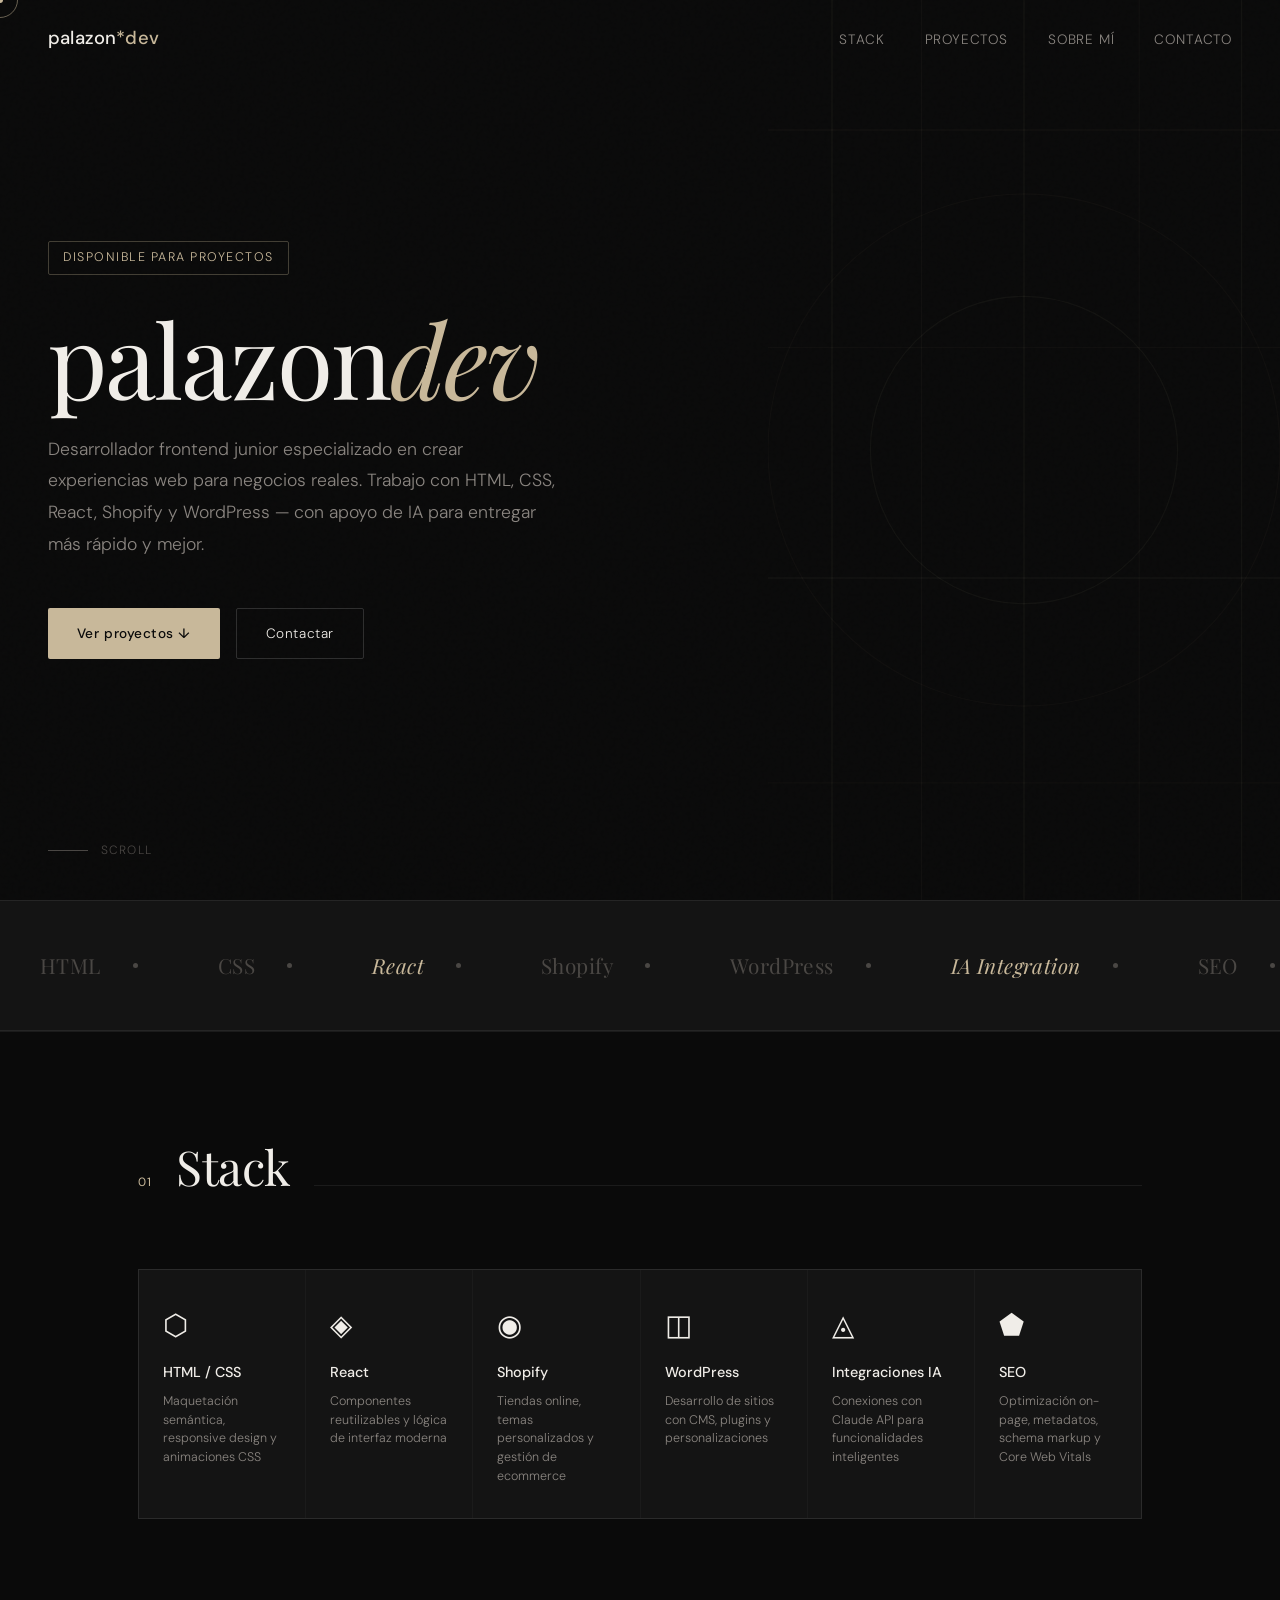
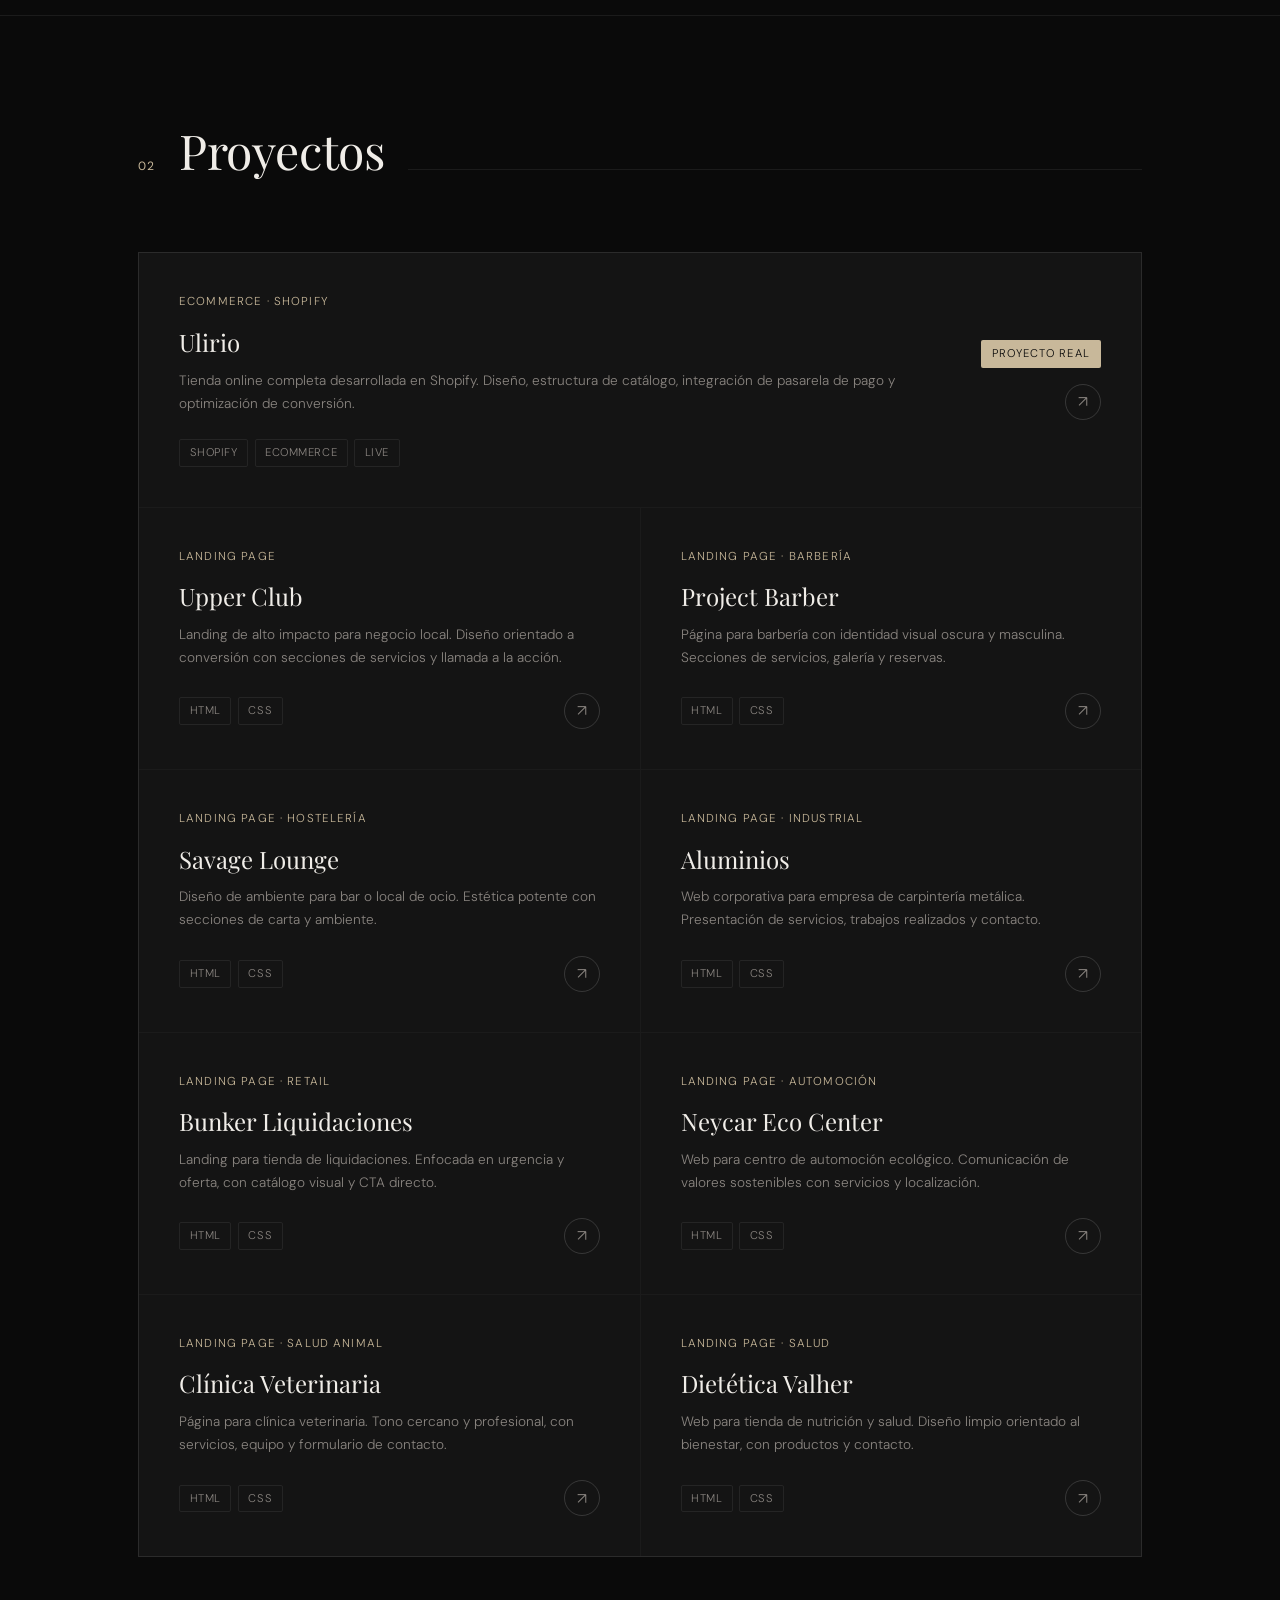
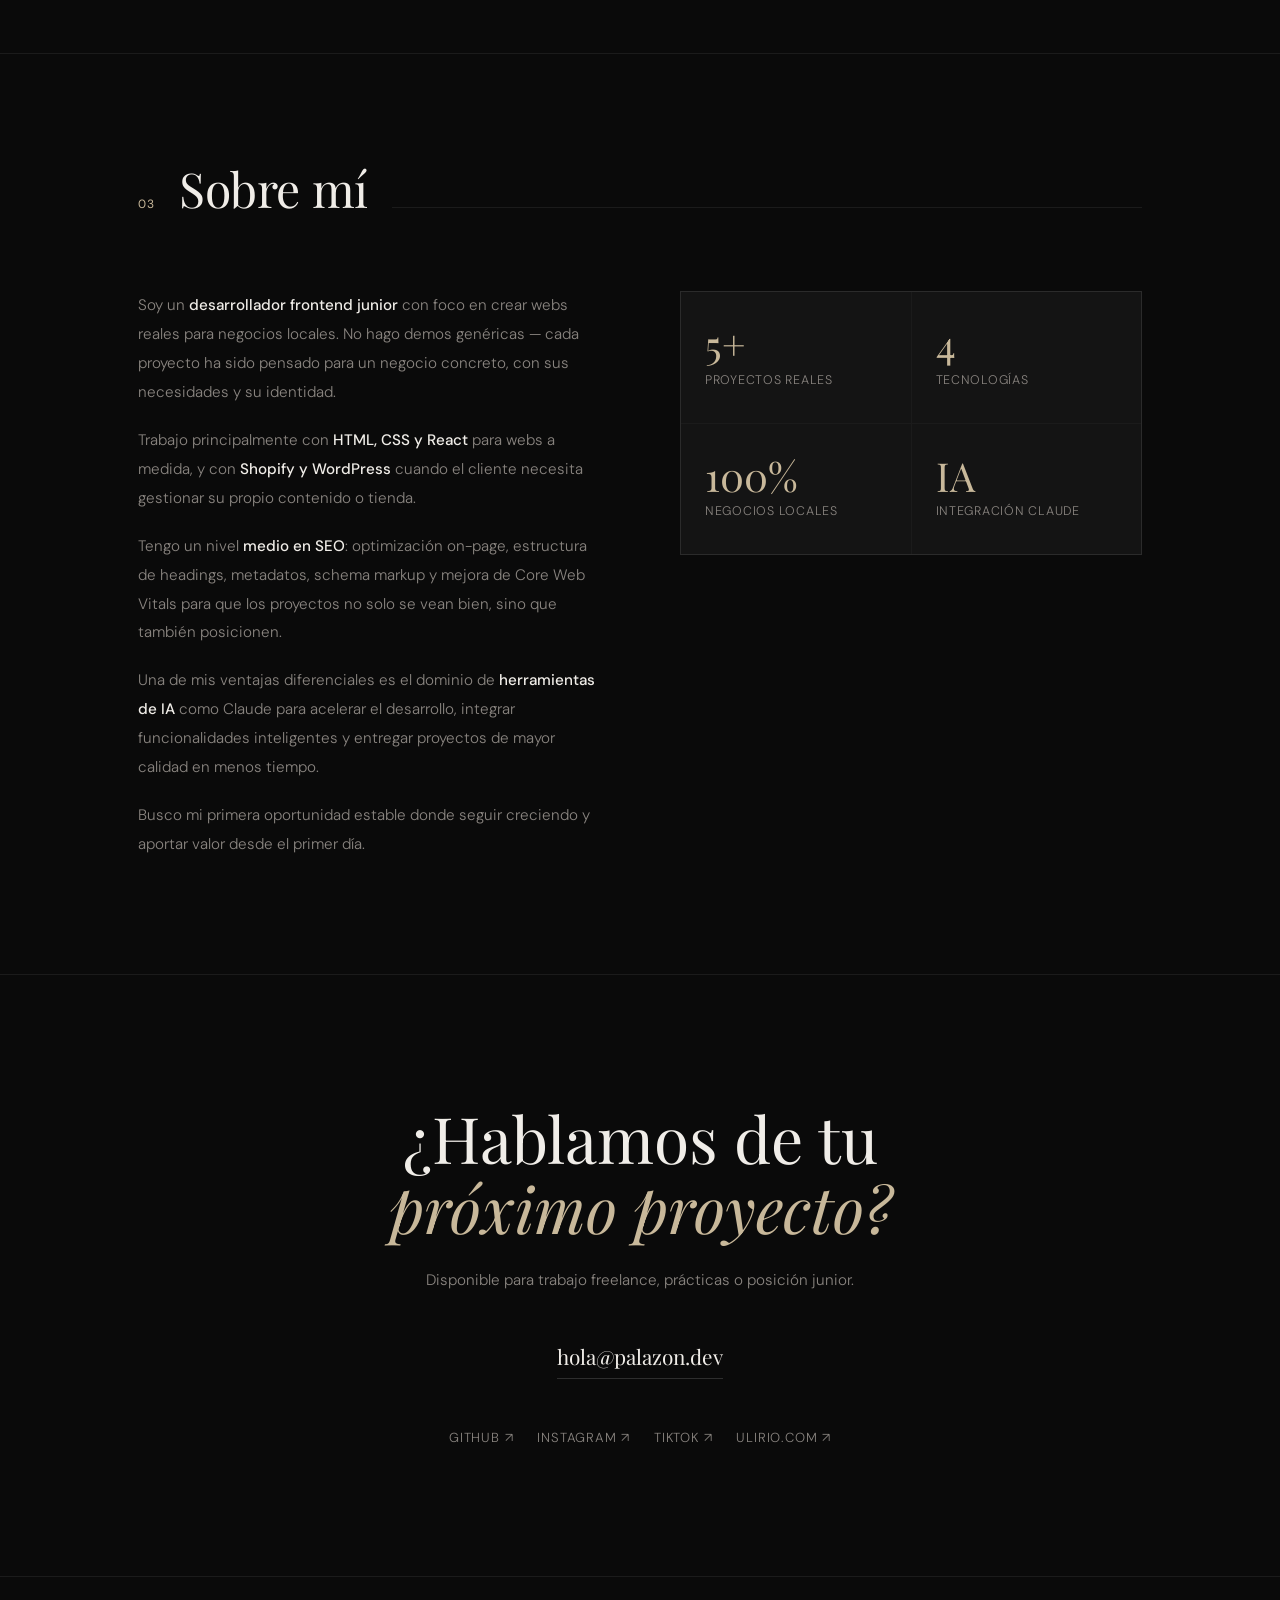
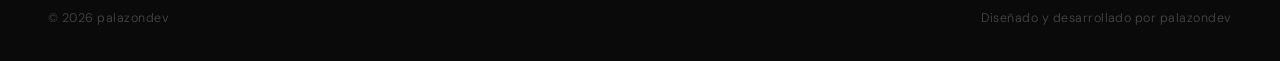
<file: index.html>
<!DOCTYPE html>
<html lang="es">
<head>
  <meta charset="UTF-8">
  <link rel="icon" type="image/svg+xml" href="favicon.svg">
  <link rel="icon" href="favicon.ico">
  <link rel="icon" type="image/png" sizes="32x32" href="favicon-32x32.png">
  <link rel="icon" type="image/png" sizes="16x16" href="favicon-16x16.png">
  <link rel="apple-touch-icon" href="apple-touch-icon.png">
  <meta name="viewport" content="width=device-width, initial-scale=1.0">

  <!-- =============================================
       SEO PRIMARY
       ============================================= -->
  <title>palazondev — Diseño Web para Negocios Locales | HTML, Shopify, WordPress</title>
  <meta name="description" content="Desarrollo webs rápidas, responsive y orientadas a convertir visitas en clientes. Landing pages, tiendas Shopify y WordPress desde 100€. Presupuesto sin compromiso.">
  <meta name="keywords" content="palazondev, desarrollador frontend, HTML CSS React, Shopify, WordPress, landing page, portfolio, developer junior, integracion IA, SEO">
  <meta name="author" content="palazondev">
  <meta name="robots" content="index, follow">
  <link rel="canonical" href="https://www.palazondev.com">

  <!-- =============================================
       OPEN GRAPH (WhatsApp, LinkedIn, Facebook)
       ============================================= -->
  <meta property="og:type" content="website">
  <meta property="og:url" content="https://www.palazondev.com">
  <meta property="og:title" content="palazondev — Diseño Web para Negocios Locales">
  <meta property="og:description" content="Webs rápidas, responsive y orientadas a convertir visitas en clientes. Desde 100€.">
  <meta property="og:image" content="https://www.palazondev.com/og-image.jpg">
  <meta property="og:locale" content="es_ES">
  <meta property="og:site_name" content="palazondev">

  <!-- =============================================
       TWITTER / X CARD
       ============================================= -->
  <meta name="twitter:card" content="summary_large_image">
  <meta name="twitter:url" content="https://www.palazondev.com">
  <meta name="twitter:title" content="palazondev — Diseño Web para Negocios Locales">
  <meta name="twitter:description" content="Webs rápidas, responsive y orientadas a convertir visitas en clientes. Desde 100€.">
  <meta name="twitter:image" content="https://www.palazondev.com/og-image.jpg">

  <!-- =============================================
       SCHEMA.ORG — Person
       ============================================= -->
  <script type="application/ld+json">
  {
    "@context": "https://schema.org",
    "@type": "Person",
    "name": "palazondev",
    "url": "https://www.palazondev.com",
    "sameAs": [
      "https://github.com/pablopalc",
      "https://www.instagram.com/palazon_dev",
      "https://www.tiktok.com/@palazon_dev",
      "https://ulirio.com"
    ],
    "jobTitle": "Frontend Developer",
    "knowsAbout": ["HTML", "CSS", "React", "Shopify", "WordPress", "SEO", "IA Integration"],
    "description": "Desarrollador frontend junior especializado en landings para negocios locales, ecommerce con Shopify, SEO e integraciones con IA."
  }
  </script>

  <!-- =============================================
       FONTS & STYLES
       ============================================= -->
  <link rel="preconnect" href="https://fonts.googleapis.com">
  <link rel="preconnect" href="https://fonts.gstatic.com" crossorigin>
  <link href="https://fonts.googleapis.com/css2?family=Playfair+Display:wght@400;500&family=DM+Sans:wght@300;400;500&display=swap" rel="stylesheet">
  <link rel="stylesheet" href="styles.css">
</head>
<body>

<!-- CURSOR -->
<div id="cursor-dot" aria-hidden="true"></div>
<div id="cursor-ring" aria-hidden="true"></div>
<div id="cursor-label" aria-hidden="true"></div>

<!-- SCROLL PROGRESS -->
<div id="scroll-progress" aria-hidden="true"></div>

<!-- =============================================
     NAV
     ============================================= -->
<nav id="nav" role="navigation" aria-label="Navegación principal">
  <a href="#" class="nav-logo">palazon<span class="logo-accent">*dev</span></a>
  <ul class="nav-links">
    <li><a href="#stack">Stack</a></li>
    <li><a href="#projects">Proyectos</a></li>
    <li><a href="#about">Sobre mí</a></li>
    <li><a href="#contact">Contacto</a></li>
  </ul>
</nav>

<!-- =============================================
     HERO
     ============================================= -->
<section class="hero" aria-label="Presentación">
  <div class="hero-inner">
    <span class="hero-tag">Disponible para proyectos</span>
    <h1 class="hero-name">
      palazon<em>dev</em>
    </h1>
    <p class="hero-desc">
      Desarrollador frontend junior especializado en crear experiencias web para negocios reales. Trabajo con HTML, CSS, React, Shopify y WordPress — con apoyo de IA para entregar más rápido y mejor.
    </p>
    <div class="hero-ctas">
      <a href="#projects" class="btn-primary">Ver proyectos ↓</a>
      <a href="#contact" class="btn-secondary">Contactar</a>
    </div>
  </div>

  <div class="hero-lines" aria-hidden="true">
    <svg viewBox="0 0 400 800" preserveAspectRatio="xMidYMid slice">
      <line x1="50"  y1="0" x2="50"  y2="800" stroke="rgba(200,184,154,0.06)" stroke-width="1"/>
      <line x1="120" y1="0" x2="120" y2="800" stroke="rgba(200,184,154,0.04)" stroke-width="1"/>
      <line x1="200" y1="0" x2="200" y2="800" stroke="rgba(200,184,154,0.06)" stroke-width="1"/>
      <line x1="290" y1="0" x2="290" y2="800" stroke="rgba(200,184,154,0.03)" stroke-width="1"/>
      <line x1="370" y1="0" x2="370" y2="800" stroke="rgba(200,184,154,0.05)" stroke-width="1"/>
      <line x1="0" y1="150" x2="400" y2="150" stroke="rgba(200,184,154,0.04)" stroke-width="1"/>
      <line x1="0" y1="320" x2="400" y2="320" stroke="rgba(200,184,154,0.03)" stroke-width="1"/>
      <line x1="0" y1="500" x2="400" y2="500" stroke="rgba(200,184,154,0.05)" stroke-width="1"/>
      <line x1="0" y1="660" x2="400" y2="660" stroke="rgba(200,184,154,0.03)" stroke-width="1"/>
      <circle cx="200" cy="400" r="120" fill="none" stroke="rgba(200,184,154,0.05)" stroke-width="1"/>
      <circle cx="200" cy="400" r="200" fill="none" stroke="rgba(200,184,154,0.03)" stroke-width="1"/>
    </svg>
  </div>

  <div class="scroll-hint" aria-hidden="true">
    <div class="scroll-line"></div>
    Scroll
  </div>
</section>

<!-- =============================================
     MARQUEE
     ============================================= -->
<div class="marquee-section" aria-hidden="true">
  <div class="marquee-track" id="marquee">
    <div class="marquee-item">HTML <span class="marquee-dot"></span></div>
    <div class="marquee-item">CSS <span class="marquee-dot"></span></div>
    <div class="marquee-item"><em>React</em> <span class="marquee-dot"></span></div>
    <div class="marquee-item">Shopify <span class="marquee-dot"></span></div>
    <div class="marquee-item">WordPress <span class="marquee-dot"></span></div>
    <div class="marquee-item"><em>IA Integration</em> <span class="marquee-dot"></span></div>
    <div class="marquee-item">SEO <span class="marquee-dot"></span></div>
    <div class="marquee-item">GitHub Pages <span class="marquee-dot"></span></div>
    <div class="marquee-item">HTML <span class="marquee-dot"></span></div>
    <div class="marquee-item">CSS <span class="marquee-dot"></span></div>
    <div class="marquee-item"><em>React</em> <span class="marquee-dot"></span></div>
    <div class="marquee-item">Shopify <span class="marquee-dot"></span></div>
    <div class="marquee-item">WordPress <span class="marquee-dot"></span></div>
    <div class="marquee-item"><em>IA Integration</em> <span class="marquee-dot"></span></div>
    <div class="marquee-item">SEO <span class="marquee-dot"></span></div>
    <div class="marquee-item">GitHub Pages <span class="marquee-dot"></span></div>
  </div>
</div>

<!-- =============================================
     STACK
     ============================================= -->
<section class="stack-section" id="stack" aria-label="Tecnologías">
  <div class="section-inner">
    <div class="section-header reveal">
      <span class="section-num">01</span>
      <h2 class="section-title">Stack</h2>
      <div class="section-line"></div>
    </div>

    <div class="stack-grid reveal">
      <div class="stack-item">
        <div class="stack-icon" aria-hidden="true">⬡</div>
        <div class="stack-name">HTML / CSS</div>
        <div class="stack-desc">Maquetación semántica, responsive design y animaciones CSS</div>
      </div>
      <div class="stack-item">
        <div class="stack-icon" aria-hidden="true">◈</div>
        <div class="stack-name">React</div>
        <div class="stack-desc">Componentes reutilizables y lógica de interfaz moderna</div>
      </div>
      <div class="stack-item">
        <div class="stack-icon" aria-hidden="true">◉</div>
        <div class="stack-name">Shopify</div>
        <div class="stack-desc">Tiendas online, temas personalizados y gestión de ecommerce</div>
      </div>
      <div class="stack-item">
        <div class="stack-icon" aria-hidden="true">◫</div>
        <div class="stack-name">WordPress</div>
        <div class="stack-desc">Desarrollo de sitios con CMS, plugins y personalizaciones</div>
      </div>
      <div class="stack-item">
        <div class="stack-icon" aria-hidden="true">◬</div>
        <div class="stack-name">Integraciones IA</div>
        <div class="stack-desc">Conexiones con Claude API para funcionalidades inteligentes</div>
      </div>
      <div class="stack-item">
        <div class="stack-icon" aria-hidden="true">⬟</div>
        <div class="stack-name">SEO</div>
        <div class="stack-desc">Optimización on-page, metadatos, schema markup y Core Web Vitals</div>
      </div>
    </div>
  </div>
</section>

<!-- =============================================
     PROJECTS
     ============================================= -->
<section class="projects-section" id="projects" aria-label="Proyectos">
  <div class="section-inner">
    <div class="section-header reveal">
      <span class="section-num">02</span>
      <h2 class="section-title">Proyectos</h2>
      <div class="section-line"></div>
    </div>

    <div class="projects-grid">

      <a href="https://ulirio.com" target="_blank" rel="noopener noreferrer"
         class="project-card featured reveal"
         aria-label="Ver proyecto Ulirio — tienda online Shopify">
        <div class="project-card-inner">
          <div class="project-info">
            <div class="project-cat">Ecommerce · Shopify</div>
            <h3 class="project-title">Ulirio</h3>
            <p class="project-desc">Tienda online completa desarrollada en Shopify. Diseño, estructura de catálogo, integración de pasarela de pago y optimización de conversión.</p>
            <div class="project-tags">
              <span class="tag">Shopify</span>
              <span class="tag">Ecommerce</span>
              <span class="tag">Live</span>
            </div>
          </div>
          <div class="project-meta">
            <span class="featured-badge">Proyecto real</span>
            <div class="project-link" aria-hidden="true">↗</div>
          </div>
        </div>
      </a>

      <a href="https://pablopalc.github.io/Landing-UpperClub/" target="_blank" rel="noopener noreferrer"
         class="project-card reveal" aria-label="Ver proyecto Upper Club">
        <div class="project-card-inner">
          <div class="project-cat">Landing Page</div>
          <h3 class="project-title">Upper Club</h3>
          <p class="project-desc">Landing de alto impacto para negocio local. Diseño orientado a conversión con secciones de servicios y llamada a la acción.</p>
          <div class="project-footer">
            <div class="project-tags"><span class="tag">HTML</span><span class="tag">CSS</span></div>
            <div class="project-link" aria-hidden="true">↗</div>
          </div>
        </div>
      </a>

      <a href="https://pablopalc.github.io/Landing-ProjectBarber/" target="_blank" rel="noopener noreferrer"
         class="project-card reveal" aria-label="Ver proyecto Project Barber">
        <div class="project-card-inner">
          <div class="project-cat">Landing Page · Barbería</div>
          <h3 class="project-title">Project Barber</h3>
          <p class="project-desc">Página para barbería con identidad visual oscura y masculina. Secciones de servicios, galería y reservas.</p>
          <div class="project-footer">
            <div class="project-tags"><span class="tag">HTML</span><span class="tag">CSS</span></div>
            <div class="project-link" aria-hidden="true">↗</div>
          </div>
        </div>
      </a>

      <a href="https://pablopalc.github.io/Landing-Savage-Lounge/" target="_blank" rel="noopener noreferrer"
         class="project-card reveal" aria-label="Ver proyecto Savage Lounge">
        <div class="project-card-inner">
          <div class="project-cat">Landing Page · Hostelería</div>
          <h3 class="project-title">Savage Lounge</h3>
          <p class="project-desc">Diseño de ambiente para bar o local de ocio. Estética potente con secciones de carta y ambiente.</p>
          <div class="project-footer">
            <div class="project-tags"><span class="tag">HTML</span><span class="tag">CSS</span></div>
            <div class="project-link" aria-hidden="true">↗</div>
          </div>
        </div>
      </a>

      <a href="https://pablopalc.github.io/Landing-Aluminios/" target="_blank" rel="noopener noreferrer"
         class="project-card reveal" aria-label="Ver proyecto Aluminios">
        <div class="project-card-inner">
          <div class="project-cat">Landing Page · Industrial</div>
          <h3 class="project-title">Aluminios</h3>
          <p class="project-desc">Web corporativa para empresa de carpintería metálica. Presentación de servicios, trabajos realizados y contacto.</p>
          <div class="project-footer">
            <div class="project-tags"><span class="tag">HTML</span><span class="tag">CSS</span></div>
            <div class="project-link" aria-hidden="true">↗</div>
          </div>
        </div>
      </a>

      <a href="https://pablopalc.github.io/Landing-Bunker-Liquidaciones/" target="_blank" rel="noopener noreferrer"
         class="project-card reveal" aria-label="Ver proyecto Bunker Liquidaciones">
        <div class="project-card-inner">
          <div class="project-cat">Landing Page · Retail</div>
          <h3 class="project-title">Bunker Liquidaciones</h3>
          <p class="project-desc">Landing para tienda de liquidaciones. Enfocada en urgencia y oferta, con catálogo visual y CTA directo.</p>
          <div class="project-footer">
            <div class="project-tags"><span class="tag">HTML</span><span class="tag">CSS</span></div>
            <div class="project-link" aria-hidden="true">↗</div>
          </div>
        </div>
      </a>

      <a href="https://pablopalc.github.io/Landing-Neycar-Eco-Center/" target="_blank" rel="noopener noreferrer"
         class="project-card reveal" aria-label="Ver proyecto Neycar Eco Center">
        <div class="project-card-inner">
          <div class="project-cat">Landing Page · Automoción</div>
          <h3 class="project-title">Neycar Eco Center</h3>
          <p class="project-desc">Web para centro de automoción ecológico. Comunicación de valores sostenibles con servicios y localización.</p>
          <div class="project-footer">
            <div class="project-tags"><span class="tag">HTML</span><span class="tag">CSS</span></div>
            <div class="project-link" aria-hidden="true">↗</div>
          </div>
        </div>
      </a>

      <a href="https://pablopalc.github.io/Landing-Clinica-Veterinaria-Ramon-y-Cajal/" target="_blank" rel="noopener noreferrer"
         class="project-card reveal" aria-label="Ver proyecto Clínica Veterinaria">
        <div class="project-card-inner">
          <div class="project-cat">Landing Page · Salud animal</div>
          <h3 class="project-title">Clínica Veterinaria</h3>
          <p class="project-desc">Página para clínica veterinaria. Tono cercano y profesional, con servicios, equipo y formulario de contacto.</p>
          <div class="project-footer">
            <div class="project-tags"><span class="tag">HTML</span><span class="tag">CSS</span></div>
            <div class="project-link" aria-hidden="true">↗</div>
          </div>
        </div>
      </a>

      <a href="https://pablopalc.github.io/Diet-tica-Valher-/" target="_blank" rel="noopener noreferrer"
         class="project-card reveal" aria-label="Ver proyecto Dietética Valher">
        <div class="project-card-inner">
          <div class="project-cat">Landing Page · Salud</div>
          <h3 class="project-title">Dietética Valher</h3>
          <p class="project-desc">Web para tienda de nutrición y salud. Diseño limpio orientado al bienestar, con productos y contacto.</p>
          <div class="project-footer">
            <div class="project-tags"><span class="tag">HTML</span><span class="tag">CSS</span></div>
            <div class="project-link" aria-hidden="true">↗</div>
          </div>
        </div>
      </a>

    </div>
  </div>
</section>

<!-- =============================================
     ABOUT
     ============================================= -->
<section class="about-section" id="about" aria-label="Sobre mí">
  <div class="section-inner">
    <div class="section-header reveal">
      <span class="section-num">03</span>
      <h2 class="section-title">Sobre mí</h2>
      <div class="section-line"></div>
    </div>

    <div class="about-grid">
      <div class="about-text reveal">
        <p>Soy un <strong>desarrollador frontend junior</strong> con foco en crear webs reales para negocios locales. No hago demos genéricas — cada proyecto ha sido pensado para un negocio concreto, con sus necesidades y su identidad.</p>
        <p>Trabajo principalmente con <strong>HTML, CSS y React</strong> para webs a medida, y con <strong>Shopify y WordPress</strong> cuando el cliente necesita gestionar su propio contenido o tienda.</p>
        <p>Tengo un nivel <strong>medio en SEO</strong>: optimización on-page, estructura de headings, metadatos, schema markup y mejora de Core Web Vitals para que los proyectos no solo se vean bien, sino que también posicionen.</p>
        <p>Una de mis ventajas diferenciales es el dominio de <strong>herramientas de IA</strong> como Claude para acelerar el desarrollo, integrar funcionalidades inteligentes y entregar proyectos de mayor calidad en menos tiempo.</p>
        <p>Busco mi primera oportunidad estable donde seguir creciendo y aportar valor desde el primer día.</p>
      </div>

      <div class="about-stats reveal">
        <div class="stat-box">
          <div class="stat-num">8+</div>
          <div class="stat-label">Proyectos reales</div>
        </div>
        <div class="stat-box">
          <div class="stat-num">4</div>
          <div class="stat-label">Tecnologías</div>
        </div>
        <div class="stat-box">
          <div class="stat-num">100%</div>
          <div class="stat-label">Negocios locales</div>
        </div>
        <div class="stat-box">
          <div class="stat-num">IA</div>
          <div class="stat-label">Integración Claude</div>
        </div>
      </div>
    </div>
  </div>
</section>

<!-- =============================================
     CONTACT
     ============================================= -->
<section class="contact-section" id="contact" aria-label="Contacto">
  <div class="section-inner">
    <div class="contact-inner reveal">
      <h2 class="contact-title">¿Hablamos de tu<br><em>próximo proyecto?</em></h2>
      <p class="contact-sub">Disponible para trabajo freelance, prácticas o posición junior.</p>
      <a href="mailto:hola@palazon.dev" class="contact-email">hola@palazon.dev</a>
      <div class="social-links">
        <a href="https://github.com/pablopalc" target="_blank" rel="noopener noreferrer" class="social-link">GitHub ↗</a>
        <a href="https://www.instagram.com/palazon_dev" target="_blank" rel="noopener noreferrer" class="social-link">Instagram ↗</a>
        <a href="https://www.tiktok.com/@palazon_dev" target="_blank" rel="noopener noreferrer" class="social-link">TikTok ↗</a>
        <a href="https://ulirio.com" target="_blank" rel="noopener noreferrer" class="social-link">Ulirio.com ↗</a>
      </div>
    </div>
  </div>
</section>

<!-- =============================================
     FOOTER
     ============================================= -->
<footer>
  <p>© 2026 palazondev</p>
  <p>Diseñado y desarrollado por palazondev</p>
</footer>

<!-- =============================================
     JAVASCRIPT
     ============================================= -->
<script>
  // SCROLL PROGRESS
  const progressBar = document.getElementById('scroll-progress');
  window.addEventListener('scroll', () => {
    const h = document.documentElement;
    progressBar.style.width = (h.scrollTop / (h.scrollHeight - h.clientHeight)) * 100 + '%';
  });

  // NAV scroll
  const nav = document.getElementById('nav');
  window.addEventListener('scroll', () => {
    nav.classList.toggle('scrolled', window.scrollY > 60);
  });

  // CUSTOM CURSOR — desktop only
  const isTouchDevice = ('ontouchstart' in window) || (navigator.maxTouchPoints > 0);
  if (!isTouchDevice) {
    const dot = document.getElementById('cursor-dot');
    const ring = document.getElementById('cursor-ring');
    const label = document.getElementById('cursor-label');
    let mx = 0, my = 0, rx = 0, ry = 0;

    document.addEventListener('mousemove', e => {
      mx = e.clientX; my = e.clientY;
      dot.style.left = mx + 'px'; dot.style.top = my + 'px';
      label.style.left = mx + 'px'; label.style.top = my + 'px';
    });

    (function animateRing() {
      rx += (mx - rx) * 0.12; ry += (my - ry) * 0.12;
      ring.style.left = rx + 'px'; ring.style.top = ry + 'px';
      requestAnimationFrame(animateRing);
    })();

    document.querySelectorAll('a, button').forEach(el => {
      el.addEventListener('mouseenter', () => {
        ring.classList.add('hovering');
        const txt = el.getAttribute('data-cursor') || '';
        if (txt) { label.textContent = txt; label.classList.add('visible'); }
      });
      el.addEventListener('mouseleave', () => {
        ring.classList.remove('hovering');
        label.classList.remove('visible');
      });
    });

    document.querySelectorAll('.project-card').forEach(el => el.setAttribute('data-cursor', 'Ver →'));
  }

  // MAGNETIC BUTTONS
  document.querySelectorAll('.btn-primary, .btn-secondary').forEach(btn => {
    btn.addEventListener('mousemove', e => {
      const r = btn.getBoundingClientRect();
      btn.style.transform = `translate(${(e.clientX - r.left - r.width/2) * 0.22}px, ${(e.clientY - r.top - r.height/2) * 0.22}px)`;
    });
    btn.addEventListener('mouseleave', () => { btn.style.transform = ''; });
  });

  // CARD 3D TILT
  document.querySelectorAll('.project-card').forEach(card => {
    card.addEventListener('mousemove', e => {
      const r = card.getBoundingClientRect();
      const x = (e.clientX - r.left) / r.width - 0.5;
      const y = (e.clientY - r.top) / r.height - 0.5;
      card.style.transform = `perspective(800px) rotateY(${x*5}deg) rotateX(${-y*5}deg) translateZ(4px)`;
    });
    card.addEventListener('mouseleave', () => { card.style.transform = ''; });
  });

  // HERO PARALLAX
  const heroInner = document.querySelector('.hero-inner');
  const heroLines = document.querySelector('.hero-lines');
  window.addEventListener('scroll', () => {
    const s = window.scrollY;
    if (heroInner) heroInner.style.transform = `translateY(${s * 0.18}px)`;
    if (heroLines) heroLines.style.transform = `translateY(${s * 0.1}px)`;
  });

  // HERO NAME char split
  const heroName = document.querySelector('.hero-name');
  if (heroName) {
    heroName.innerHTML = heroName.innerHTML.replace(/palazon/, m =>
      m.split('').map((c, i) =>
        `<span class="char" style="animation-delay:${0.4 + i * 0.05}s">${c}</span>`
      ).join('')
    );
  }

  // COUNTER animation
  function animateCounter(el, target) {
    const num = parseInt(target);
    if (isNaN(num)) { el.textContent = target; return; }
    const suffix = target.replace(/[0-9]/g, '');
    let start = null;
    (function step(ts) {
      if (!start) start = ts;
      const p = Math.min((ts - start) / 1200, 1);
      el.textContent = Math.floor((1 - Math.pow(1 - p, 3)) * num) + suffix;
      if (p < 1) requestAnimationFrame(step);
    })(performance.now());
  }

  // SCROLL REVEAL
  const observer = new IntersectionObserver((entries) => {
    entries.forEach((entry, i) => {
      if (entry.isIntersecting) {
        setTimeout(() => {
          entry.target.classList.add('visible');
          const numEl = entry.target.querySelector('.stat-num');
          if (numEl) animateCounter(numEl, numEl.textContent.trim());
        }, i * 80);
        observer.unobserve(entry.target);
      }
    });
  }, { threshold: 0.12 });

  document.querySelectorAll('.reveal, .reveal-left, .reveal-right, .reveal-scale')
    .forEach(el => observer.observe(el));

  // MARQUEE pause on hover
  const track = document.getElementById('marquee');
  if (track) {
    track.parentElement.addEventListener('mouseenter', () => track.style.animationPlayState = 'paused');
    track.parentElement.addEventListener('mouseleave', () => track.style.animationPlayState = 'running');
  }
</script>

</body>
</html>
</file>
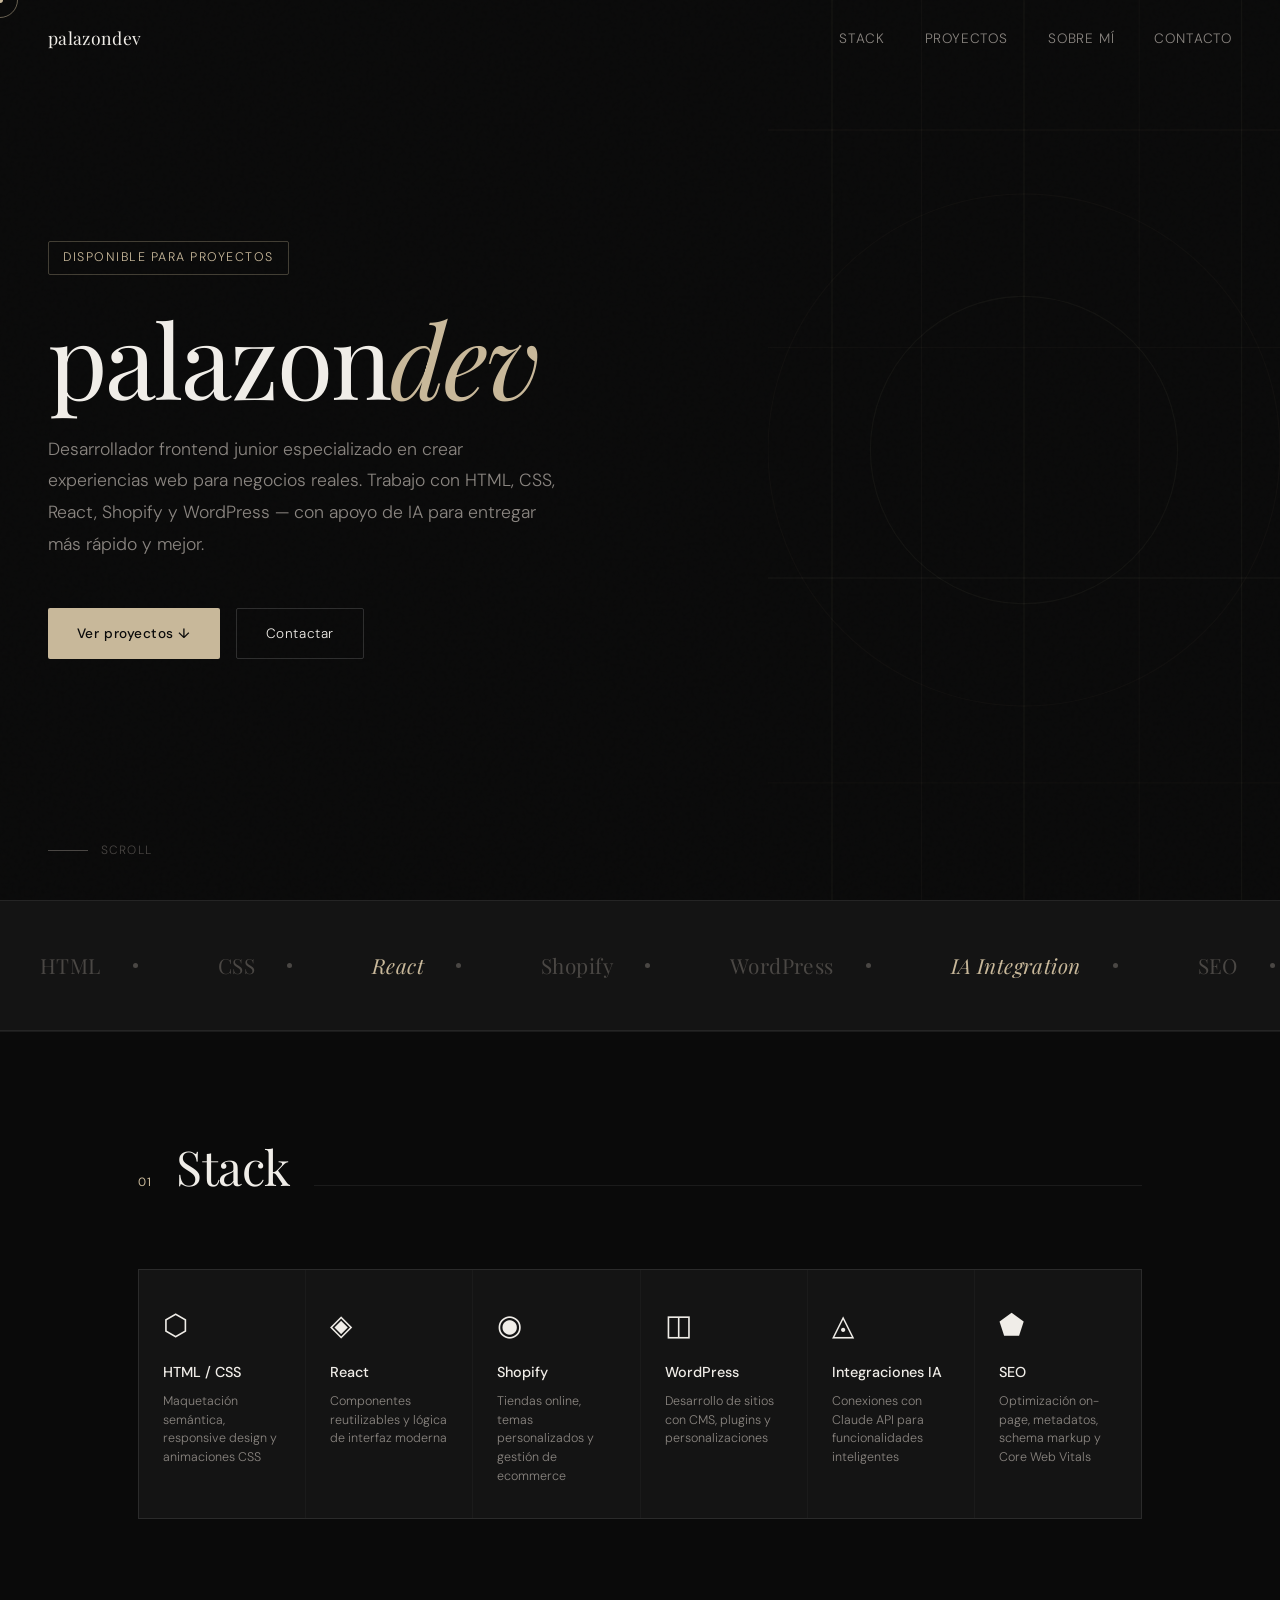
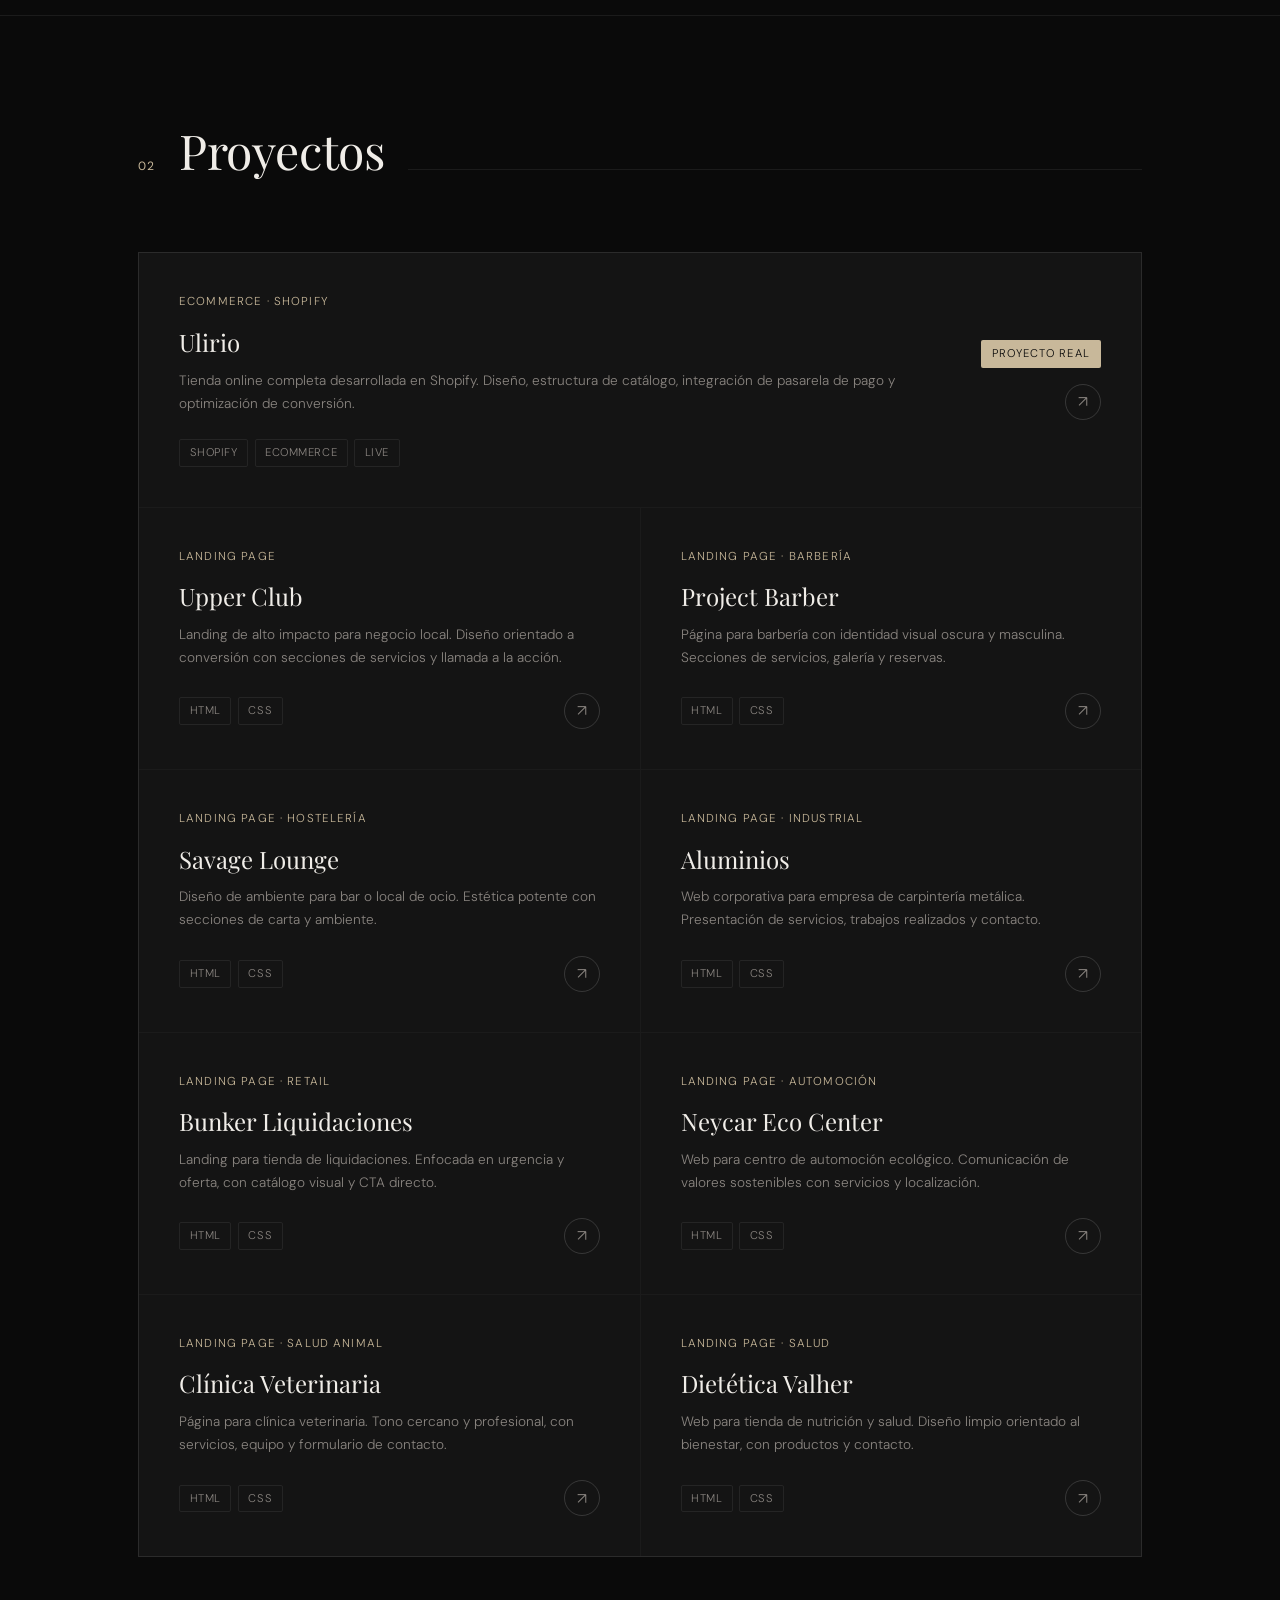
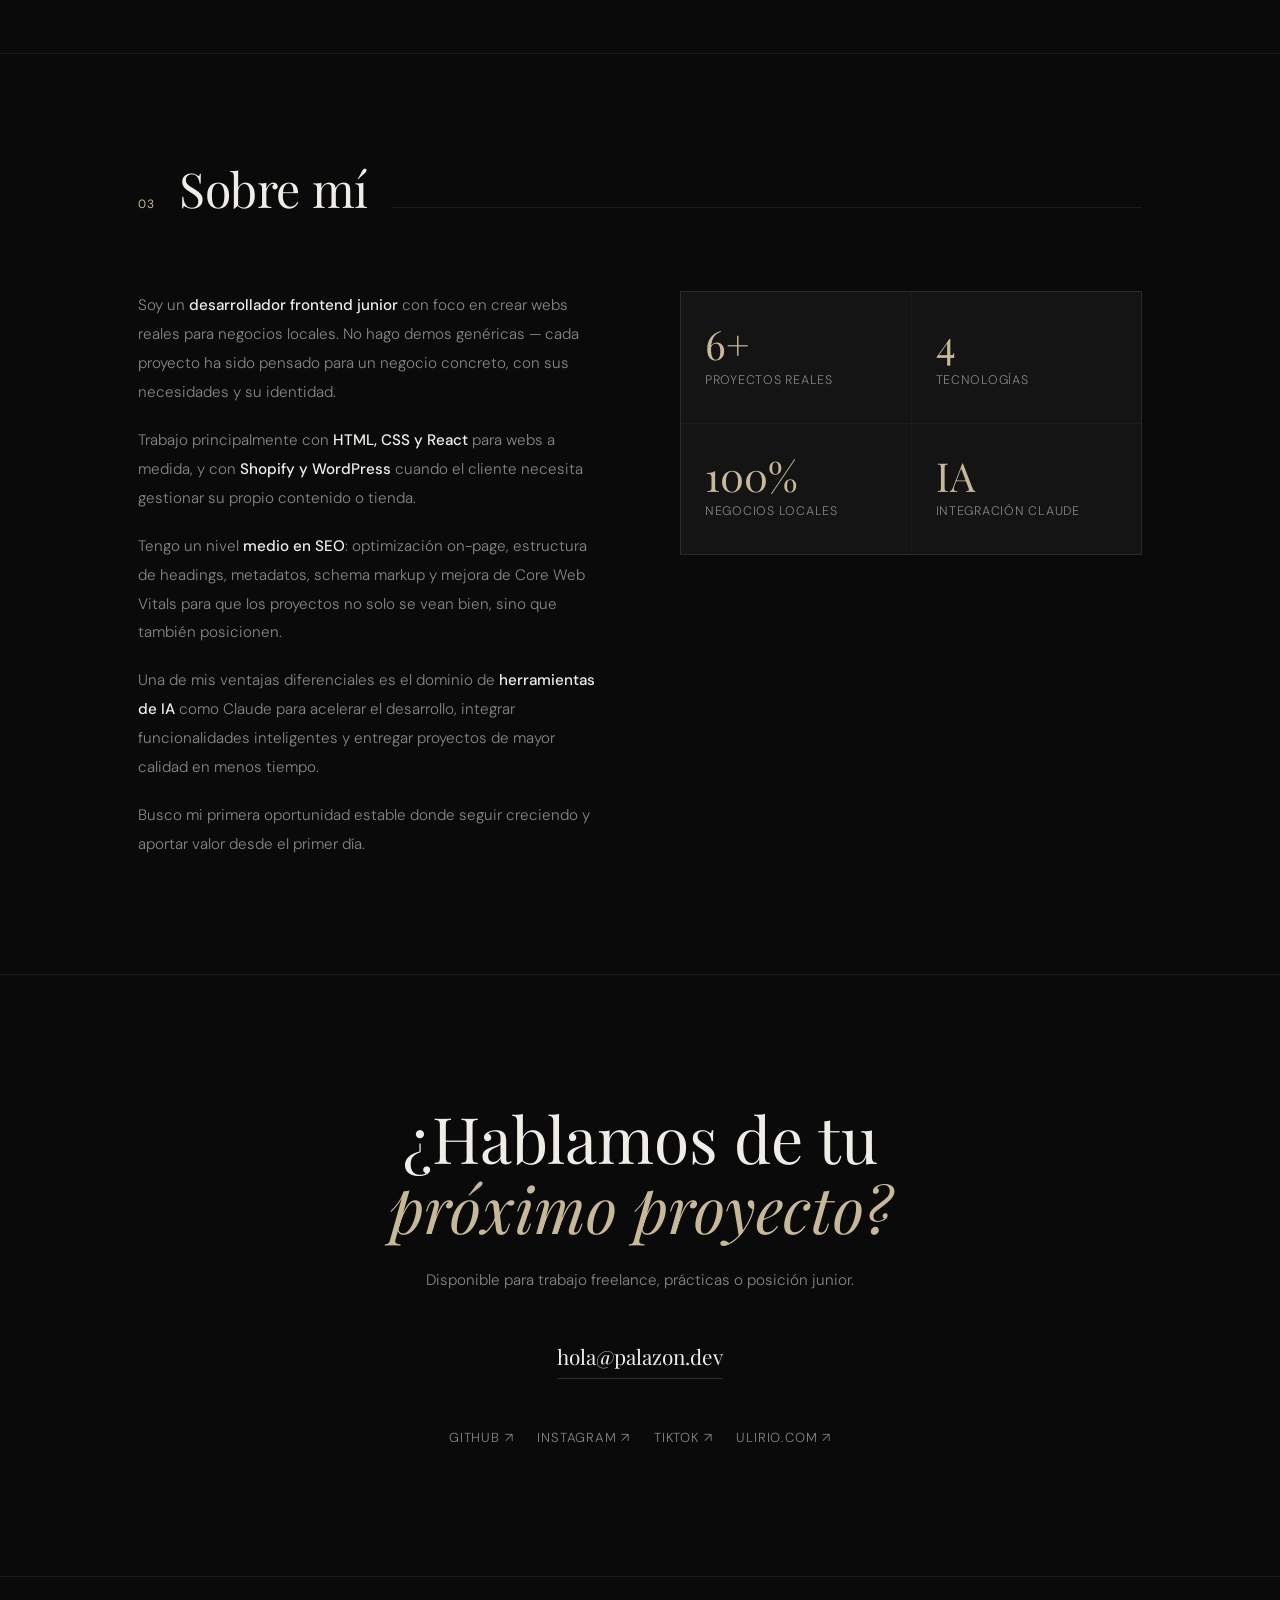
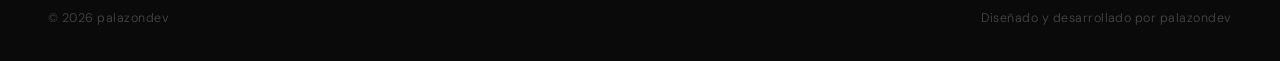
<file: Portfolio Palazon Dev/index.html>
<!DOCTYPE html>
<html lang="es">
<head>
  <meta charset="UTF-8">
  <meta name="viewport" content="width=device-width, initial-scale=1.0">

  <!-- =============================================
       SEO PRIMARY
       ============================================= -->
  <title>palazondev — Frontend Developer | HTML, CSS, React, Shopify</title>
  <meta name="description" content="Portfolio de palazondev, desarrollador frontend junior especializado en landings, ecommerce con Shopify, WordPress e integraciones con IA. Proyectos reales para negocios locales.">
  <meta name="keywords" content="palazondev, desarrollador frontend, HTML CSS React, Shopify, WordPress, landing page, portfolio, developer junior, integracion IA, SEO">
  <meta name="author" content="palazondev">
  <meta name="robots" content="index, follow">
  <link rel="canonical" href="https://pablopalc.github.io/">

  <!-- =============================================
       OPEN GRAPH (WhatsApp, LinkedIn, Facebook)
       ============================================= -->
  <meta property="og:type" content="website">
  <meta property="og:url" content="https://pablopalc.github.io/">
  <meta property="og:title" content="palazondev — Frontend Developer">
  <meta property="og:description" content="Desarrollador frontend junior. Landings, Shopify, WordPress, SEO e integraciones con IA. Proyectos reales para negocios locales.">
  <meta property="og:image" content="https://pablopalc.github.io/og-image.jpg">
  <meta property="og:locale" content="es_ES">
  <meta property="og:site_name" content="palazondev">

  <!-- =============================================
       TWITTER / X CARD
       ============================================= -->
  <meta name="twitter:card" content="summary_large_image">
  <meta name="twitter:url" content="https://pablopalc.github.io/">
  <meta name="twitter:title" content="palazondev — Frontend Developer">
  <meta name="twitter:description" content="Desarrollador frontend junior. Landings, Shopify, WordPress, SEO e integraciones con IA.">
  <meta name="twitter:image" content="https://pablopalc.github.io/og-image.jpg">

  <!-- =============================================
       SCHEMA.ORG — Person
       ============================================= -->
  <script type="application/ld+json">
  {
    "@context": "https://schema.org",
    "@type": "Person",
    "name": "palazondev",
    "url": "https://pablopalc.github.io/",
    "sameAs": [
      "https://github.com/pablopalc",
      "https://www.instagram.com/palazon_dev",
      "https://www.tiktok.com/@palazon_dev",
      "https://ulirio.com"
    ],
    "jobTitle": "Frontend Developer",
    "knowsAbout": ["HTML", "CSS", "React", "Shopify", "WordPress", "SEO", "IA Integration"],
    "description": "Desarrollador frontend junior especializado en landings para negocios locales, ecommerce con Shopify, SEO e integraciones con IA."
  }
  </script>

  <!-- =============================================
       FONTS & STYLES
       ============================================= -->
  <link rel="preconnect" href="https://fonts.googleapis.com">
  <link rel="preconnect" href="https://fonts.gstatic.com" crossorigin>
  <link href="https://fonts.googleapis.com/css2?family=Playfair+Display:wght@400;500&family=DM+Sans:wght@300;400;500&display=swap" rel="stylesheet">
  <link rel="stylesheet" href="style.css">
</head>
<body>

<!-- CURSOR -->
<div id="cursor-dot" aria-hidden="true"></div>
<div id="cursor-ring" aria-hidden="true"></div>
<div id="cursor-label" aria-hidden="true"></div>

<!-- SCROLL PROGRESS -->
<div id="scroll-progress" aria-hidden="true"></div>

<!-- =============================================
     NAV
     ============================================= -->
<nav id="nav" role="navigation" aria-label="Navegación principal">
  <a href="#" class="nav-logo">palazondev</a>
  <ul class="nav-links">
    <li><a href="#stack">Stack</a></li>
    <li><a href="#projects">Proyectos</a></li>
    <li><a href="#about">Sobre mí</a></li>
    <li><a href="#contact">Contacto</a></li>
  </ul>
</nav>

<!-- =============================================
     HERO
     ============================================= -->
<section class="hero" aria-label="Presentación">
  <div class="hero-inner">
    <span class="hero-tag">Disponible para proyectos</span>
    <h1 class="hero-name">
      palazon<em>dev</em>
    </h1>
    <p class="hero-desc">
      Desarrollador frontend junior especializado en crear experiencias web para negocios reales. Trabajo con HTML, CSS, React, Shopify y WordPress — con apoyo de IA para entregar más rápido y mejor.
    </p>
    <div class="hero-ctas">
      <a href="#projects" class="btn-primary">Ver proyectos ↓</a>
      <a href="#contact" class="btn-secondary">Contactar</a>
    </div>
  </div>

  <div class="hero-lines" aria-hidden="true">
    <svg viewBox="0 0 400 800" preserveAspectRatio="xMidYMid slice">
      <line x1="50"  y1="0" x2="50"  y2="800" stroke="rgba(200,184,154,0.06)" stroke-width="1"/>
      <line x1="120" y1="0" x2="120" y2="800" stroke="rgba(200,184,154,0.04)" stroke-width="1"/>
      <line x1="200" y1="0" x2="200" y2="800" stroke="rgba(200,184,154,0.06)" stroke-width="1"/>
      <line x1="290" y1="0" x2="290" y2="800" stroke="rgba(200,184,154,0.03)" stroke-width="1"/>
      <line x1="370" y1="0" x2="370" y2="800" stroke="rgba(200,184,154,0.05)" stroke-width="1"/>
      <line x1="0" y1="150" x2="400" y2="150" stroke="rgba(200,184,154,0.04)" stroke-width="1"/>
      <line x1="0" y1="320" x2="400" y2="320" stroke="rgba(200,184,154,0.03)" stroke-width="1"/>
      <line x1="0" y1="500" x2="400" y2="500" stroke="rgba(200,184,154,0.05)" stroke-width="1"/>
      <line x1="0" y1="660" x2="400" y2="660" stroke="rgba(200,184,154,0.03)" stroke-width="1"/>
      <circle cx="200" cy="400" r="120" fill="none" stroke="rgba(200,184,154,0.05)" stroke-width="1"/>
      <circle cx="200" cy="400" r="200" fill="none" stroke="rgba(200,184,154,0.03)" stroke-width="1"/>
    </svg>
  </div>

  <div class="scroll-hint" aria-hidden="true">
    <div class="scroll-line"></div>
    Scroll
  </div>
</section>

<!-- =============================================
     MARQUEE
     ============================================= -->
<div class="marquee-section" aria-hidden="true">
  <div class="marquee-track" id="marquee">
    <div class="marquee-item">HTML <span class="marquee-dot"></span></div>
    <div class="marquee-item">CSS <span class="marquee-dot"></span></div>
    <div class="marquee-item"><em>React</em> <span class="marquee-dot"></span></div>
    <div class="marquee-item">Shopify <span class="marquee-dot"></span></div>
    <div class="marquee-item">WordPress <span class="marquee-dot"></span></div>
    <div class="marquee-item"><em>IA Integration</em> <span class="marquee-dot"></span></div>
    <div class="marquee-item">SEO <span class="marquee-dot"></span></div>
    <div class="marquee-item">GitHub Pages <span class="marquee-dot"></span></div>
    <div class="marquee-item">HTML <span class="marquee-dot"></span></div>
    <div class="marquee-item">CSS <span class="marquee-dot"></span></div>
    <div class="marquee-item"><em>React</em> <span class="marquee-dot"></span></div>
    <div class="marquee-item">Shopify <span class="marquee-dot"></span></div>
    <div class="marquee-item">WordPress <span class="marquee-dot"></span></div>
    <div class="marquee-item"><em>IA Integration</em> <span class="marquee-dot"></span></div>
    <div class="marquee-item">SEO <span class="marquee-dot"></span></div>
    <div class="marquee-item">GitHub Pages <span class="marquee-dot"></span></div>
  </div>
</div>

<!-- =============================================
     STACK
     ============================================= -->
<section class="stack-section" id="stack" aria-label="Tecnologías">
  <div class="section-inner">
    <div class="section-header reveal">
      <span class="section-num">01</span>
      <h2 class="section-title">Stack</h2>
      <div class="section-line"></div>
    </div>

    <div class="stack-grid reveal">
      <div class="stack-item">
        <div class="stack-icon" aria-hidden="true">⬡</div>
        <div class="stack-name">HTML / CSS</div>
        <div class="stack-desc">Maquetación semántica, responsive design y animaciones CSS</div>
      </div>
      <div class="stack-item">
        <div class="stack-icon" aria-hidden="true">◈</div>
        <div class="stack-name">React</div>
        <div class="stack-desc">Componentes reutilizables y lógica de interfaz moderna</div>
      </div>
      <div class="stack-item">
        <div class="stack-icon" aria-hidden="true">◉</div>
        <div class="stack-name">Shopify</div>
        <div class="stack-desc">Tiendas online, temas personalizados y gestión de ecommerce</div>
      </div>
      <div class="stack-item">
        <div class="stack-icon" aria-hidden="true">◫</div>
        <div class="stack-name">WordPress</div>
        <div class="stack-desc">Desarrollo de sitios con CMS, plugins y personalizaciones</div>
      </div>
      <div class="stack-item">
        <div class="stack-icon" aria-hidden="true">◬</div>
        <div class="stack-name">Integraciones IA</div>
        <div class="stack-desc">Conexiones con Claude API para funcionalidades inteligentes</div>
      </div>
      <div class="stack-item">
        <div class="stack-icon" aria-hidden="true">⬟</div>
        <div class="stack-name">SEO</div>
        <div class="stack-desc">Optimización on-page, metadatos, schema markup y Core Web Vitals</div>
      </div>
    </div>
  </div>
</section>

<!-- =============================================
     PROJECTS
     ============================================= -->
<section class="projects-section" id="projects" aria-label="Proyectos">
  <div class="section-inner">
    <div class="section-header reveal">
      <span class="section-num">02</span>
      <h2 class="section-title">Proyectos</h2>
      <div class="section-line"></div>
    </div>

    <div class="projects-grid">

      <a href="https://ulirio.com" target="_blank" rel="noopener noreferrer"
         class="project-card featured reveal"
         aria-label="Ver proyecto Ulirio — tienda online Shopify">
        <div class="project-card-inner">
          <div class="project-info">
            <div class="project-cat">Ecommerce · Shopify</div>
            <h3 class="project-title">Ulirio</h3>
            <p class="project-desc">Tienda online completa desarrollada en Shopify. Diseño, estructura de catálogo, integración de pasarela de pago y optimización de conversión.</p>
            <div class="project-tags">
              <span class="tag">Shopify</span>
              <span class="tag">Ecommerce</span>
              <span class="tag">Live</span>
            </div>
          </div>
          <div class="project-meta">
            <span class="featured-badge">Proyecto real</span>
            <div class="project-link" aria-hidden="true">↗</div>
          </div>
        </div>
      </a>

      <a href="https://pablopalc.github.io/Landing-UpperClub/" target="_blank" rel="noopener noreferrer"
         class="project-card reveal" aria-label="Ver proyecto Upper Club">
        <div class="project-card-inner">
          <div class="project-cat">Landing Page</div>
          <h3 class="project-title">Upper Club</h3>
          <p class="project-desc">Landing de alto impacto para negocio local. Diseño orientado a conversión con secciones de servicios y llamada a la acción.</p>
          <div class="project-footer">
            <div class="project-tags"><span class="tag">HTML</span><span class="tag">CSS</span></div>
            <div class="project-link" aria-hidden="true">↗</div>
          </div>
        </div>
      </a>

      <a href="https://pablopalc.github.io/Landing-ProjectBarber/" target="_blank" rel="noopener noreferrer"
         class="project-card reveal" aria-label="Ver proyecto Project Barber">
        <div class="project-card-inner">
          <div class="project-cat">Landing Page · Barbería</div>
          <h3 class="project-title">Project Barber</h3>
          <p class="project-desc">Página para barbería con identidad visual oscura y masculina. Secciones de servicios, galería y reservas.</p>
          <div class="project-footer">
            <div class="project-tags"><span class="tag">HTML</span><span class="tag">CSS</span></div>
            <div class="project-link" aria-hidden="true">↗</div>
          </div>
        </div>
      </a>

      <a href="https://pablopalc.github.io/Landing-Savage-Lounge/" target="_blank" rel="noopener noreferrer"
         class="project-card reveal" aria-label="Ver proyecto Savage Lounge">
        <div class="project-card-inner">
          <div class="project-cat">Landing Page · Hostelería</div>
          <h3 class="project-title">Savage Lounge</h3>
          <p class="project-desc">Diseño de ambiente para bar o local de ocio. Estética potente con secciones de carta y ambiente.</p>
          <div class="project-footer">
            <div class="project-tags"><span class="tag">HTML</span><span class="tag">CSS</span></div>
            <div class="project-link" aria-hidden="true">↗</div>
          </div>
        </div>
      </a>

      <a href="https://pablopalc.github.io/Landing-Aluminios/" target="_blank" rel="noopener noreferrer"
         class="project-card reveal" aria-label="Ver proyecto Aluminios">
        <div class="project-card-inner">
          <div class="project-cat">Landing Page · Industrial</div>
          <h3 class="project-title">Aluminios</h3>
          <p class="project-desc">Web corporativa para empresa de carpintería metálica. Presentación de servicios, trabajos realizados y contacto.</p>
          <div class="project-footer">
            <div class="project-tags"><span class="tag">HTML</span><span class="tag">CSS</span></div>
            <div class="project-link" aria-hidden="true">↗</div>
          </div>
        </div>
      </a>

      <a href="https://pablopalc.github.io/Landing-Bunker-Liquidaciones/" target="_blank" rel="noopener noreferrer"
         class="project-card reveal" aria-label="Ver proyecto Bunker Liquidaciones">
        <div class="project-card-inner">
          <div class="project-cat">Landing Page · Retail</div>
          <h3 class="project-title">Bunker Liquidaciones</h3>
          <p class="project-desc">Landing para tienda de liquidaciones. Enfocada en urgencia y oferta, con catálogo visual y CTA directo.</p>
          <div class="project-footer">
            <div class="project-tags"><span class="tag">HTML</span><span class="tag">CSS</span></div>
            <div class="project-link" aria-hidden="true">↗</div>
          </div>
        </div>
      </a>

      <a href="https://pablopalc.github.io/Landing-Neycar-Eco-Center/" target="_blank" rel="noopener noreferrer"
         class="project-card reveal" aria-label="Ver proyecto Neycar Eco Center">
        <div class="project-card-inner">
          <div class="project-cat">Landing Page · Automoción</div>
          <h3 class="project-title">Neycar Eco Center</h3>
          <p class="project-desc">Web para centro de automoción ecológico. Comunicación de valores sostenibles con servicios y localización.</p>
          <div class="project-footer">
            <div class="project-tags"><span class="tag">HTML</span><span class="tag">CSS</span></div>
            <div class="project-link" aria-hidden="true">↗</div>
          </div>
        </div>
      </a>

      <a href="https://pablopalc.github.io/Landing-Clinica-Veterinaria-Ramon-y-" target="_blank" rel="noopener noreferrer"
         class="project-card reveal" aria-label="Ver proyecto Clínica Veterinaria">
        <div class="project-card-inner">
          <div class="project-cat">Landing Page · Salud animal</div>
          <h3 class="project-title">Clínica Veterinaria</h3>
          <p class="project-desc">Página para clínica veterinaria. Tono cercano y profesional, con servicios, equipo y formulario de contacto.</p>
          <div class="project-footer">
            <div class="project-tags"><span class="tag">HTML</span><span class="tag">CSS</span></div>
            <div class="project-link" aria-hidden="true">↗</div>
          </div>
        </div>
      </a>

      <a href="https://pablopalc.github.io/Diet-tica-Valher-/" target="_blank" rel="noopener noreferrer"
         class="project-card reveal" aria-label="Ver proyecto Dietética Valher">
        <div class="project-card-inner">
          <div class="project-cat">Landing Page · Salud</div>
          <h3 class="project-title">Dietética Valher</h3>
          <p class="project-desc">Web para tienda de nutrición y salud. Diseño limpio orientado al bienestar, con productos y contacto.</p>
          <div class="project-footer">
            <div class="project-tags"><span class="tag">HTML</span><span class="tag">CSS</span></div>
            <div class="project-link" aria-hidden="true">↗</div>
          </div>
        </div>
      </a>

    </div>
  </div>
</section>

<!-- =============================================
     ABOUT
     ============================================= -->
<section class="about-section" id="about" aria-label="Sobre mí">
  <div class="section-inner">
    <div class="section-header reveal">
      <span class="section-num">03</span>
      <h2 class="section-title">Sobre mí</h2>
      <div class="section-line"></div>
    </div>

    <div class="about-grid">
      <div class="about-text reveal">
        <p>Soy un <strong>desarrollador frontend junior</strong> con foco en crear webs reales para negocios locales. No hago demos genéricas — cada proyecto ha sido pensado para un negocio concreto, con sus necesidades y su identidad.</p>
        <p>Trabajo principalmente con <strong>HTML, CSS y React</strong> para webs a medida, y con <strong>Shopify y WordPress</strong> cuando el cliente necesita gestionar su propio contenido o tienda.</p>
        <p>Tengo un nivel <strong>medio en SEO</strong>: optimización on-page, estructura de headings, metadatos, schema markup y mejora de Core Web Vitals para que los proyectos no solo se vean bien, sino que también posicionen.</p>
        <p>Una de mis ventajas diferenciales es el dominio de <strong>herramientas de IA</strong> como Claude para acelerar el desarrollo, integrar funcionalidades inteligentes y entregar proyectos de mayor calidad en menos tiempo.</p>
        <p>Busco mi primera oportunidad estable donde seguir creciendo y aportar valor desde el primer día.</p>
      </div>

      <div class="about-stats reveal">
        <div class="stat-box">
          <div class="stat-num">8+</div>
          <div class="stat-label">Proyectos reales</div>
        </div>
        <div class="stat-box">
          <div class="stat-num">4</div>
          <div class="stat-label">Tecnologías</div>
        </div>
        <div class="stat-box">
          <div class="stat-num">100%</div>
          <div class="stat-label">Negocios locales</div>
        </div>
        <div class="stat-box">
          <div class="stat-num">IA</div>
          <div class="stat-label">Integración Claude</div>
        </div>
      </div>
    </div>
  </div>
</section>

<!-- =============================================
     CONTACT
     ============================================= -->
<section class="contact-section" id="contact" aria-label="Contacto">
  <div class="section-inner">
    <div class="contact-inner reveal">
      <h2 class="contact-title">¿Hablamos de tu<br><em>próximo proyecto?</em></h2>
      <p class="contact-sub">Disponible para trabajo freelance, prácticas o posición junior.</p>
      <a href="mailto:hola@palazon.dev" class="contact-email">hola@palazon.dev</a>
      <div class="social-links">
        <a href="https://github.com/pablopalc" target="_blank" rel="noopener noreferrer" class="social-link">GitHub ↗</a>
        <a href="https://www.instagram.com/palazon_dev" target="_blank" rel="noopener noreferrer" class="social-link">Instagram ↗</a>
        <a href="https://www.tiktok.com/@palazon_dev" target="_blank" rel="noopener noreferrer" class="social-link">TikTok ↗</a>
        <a href="https://ulirio.com" target="_blank" rel="noopener noreferrer" class="social-link">Ulirio.com ↗</a>
      </div>
    </div>
  </div>
</section>

<!-- =============================================
     FOOTER
     ============================================= -->
<footer>
  <p>© 2026 palazondev</p>
  <p>Diseñado y desarrollado por palazondev</p>
</footer>

<!-- =============================================
     JAVASCRIPT
     ============================================= -->
<script>
  // SCROLL PROGRESS
  const progressBar = document.getElementById('scroll-progress');
  window.addEventListener('scroll', () => {
    const h = document.documentElement;
    progressBar.style.width = (h.scrollTop / (h.scrollHeight - h.clientHeight)) * 100 + '%';
  });

  // NAV scroll
  const nav = document.getElementById('nav');
  window.addEventListener('scroll', () => {
    nav.classList.toggle('scrolled', window.scrollY > 60);
  });

  // CUSTOM CURSOR — desktop only
  const isTouchDevice = ('ontouchstart' in window) || (navigator.maxTouchPoints > 0);
  if (!isTouchDevice) {
    const dot = document.getElementById('cursor-dot');
    const ring = document.getElementById('cursor-ring');
    const label = document.getElementById('cursor-label');
    let mx = 0, my = 0, rx = 0, ry = 0;

    document.addEventListener('mousemove', e => {
      mx = e.clientX; my = e.clientY;
      dot.style.left = mx + 'px'; dot.style.top = my + 'px';
      label.style.left = mx + 'px'; label.style.top = my + 'px';
    });

    (function animateRing() {
      rx += (mx - rx) * 0.12; ry += (my - ry) * 0.12;
      ring.style.left = rx + 'px'; ring.style.top = ry + 'px';
      requestAnimationFrame(animateRing);
    })();

    document.querySelectorAll('a, button').forEach(el => {
      el.addEventListener('mouseenter', () => {
        ring.classList.add('hovering');
        const txt = el.getAttribute('data-cursor') || '';
        if (txt) { label.textContent = txt; label.classList.add('visible'); }
      });
      el.addEventListener('mouseleave', () => {
        ring.classList.remove('hovering');
        label.classList.remove('visible');
      });
    });

    document.querySelectorAll('.project-card').forEach(el => el.setAttribute('data-cursor', 'Ver →'));
  }

  // MAGNETIC BUTTONS
  document.querySelectorAll('.btn-primary, .btn-secondary').forEach(btn => {
    btn.addEventListener('mousemove', e => {
      const r = btn.getBoundingClientRect();
      btn.style.transform = `translate(${(e.clientX - r.left - r.width/2) * 0.22}px, ${(e.clientY - r.top - r.height/2) * 0.22}px)`;
    });
    btn.addEventListener('mouseleave', () => { btn.style.transform = ''; });
  });

  // CARD 3D TILT
  document.querySelectorAll('.project-card').forEach(card => {
    card.addEventListener('mousemove', e => {
      const r = card.getBoundingClientRect();
      const x = (e.clientX - r.left) / r.width - 0.5;
      const y = (e.clientY - r.top) / r.height - 0.5;
      card.style.transform = `perspective(800px) rotateY(${x*5}deg) rotateX(${-y*5}deg) translateZ(4px)`;
    });
    card.addEventListener('mouseleave', () => { card.style.transform = ''; });
  });

  // HERO PARALLAX
  const heroInner = document.querySelector('.hero-inner');
  const heroLines = document.querySelector('.hero-lines');
  window.addEventListener('scroll', () => {
    const s = window.scrollY;
    if (heroInner) heroInner.style.transform = `translateY(${s * 0.18}px)`;
    if (heroLines) heroLines.style.transform = `translateY(${s * 0.1}px)`;
  });

  // HERO NAME char split
  const heroName = document.querySelector('.hero-name');
  if (heroName) {
    heroName.innerHTML = heroName.innerHTML.replace(/palazon/, m =>
      m.split('').map((c, i) =>
        `<span class="char" style="animation-delay:${0.4 + i * 0.05}s">${c}</span>`
      ).join('')
    );
  }

  // COUNTER animation
  function animateCounter(el, target) {
    const num = parseInt(target);
    if (isNaN(num)) { el.textContent = target; return; }
    const suffix = target.replace(/[0-9]/g, '');
    let start = null;
    (function step(ts) {
      if (!start) start = ts;
      const p = Math.min((ts - start) / 1200, 1);
      el.textContent = Math.floor((1 - Math.pow(1 - p, 3)) * num) + suffix;
      if (p < 1) requestAnimationFrame(step);
    })(performance.now());
  }

  // SCROLL REVEAL
  const observer = new IntersectionObserver((entries) => {
    entries.forEach((entry, i) => {
      if (entry.isIntersecting) {
        setTimeout(() => {
          entry.target.classList.add('visible');
          const numEl = entry.target.querySelector('.stat-num');
          if (numEl) animateCounter(numEl, numEl.textContent.trim());
        }, i * 80);
        observer.unobserve(entry.target);
      }
    });
  }, { threshold: 0.12 });

  document.querySelectorAll('.reveal, .reveal-left, .reveal-right, .reveal-scale')
    .forEach(el => observer.observe(el));

  // MARQUEE pause on hover
  const track = document.getElementById('marquee');
  if (track) {
    track.parentElement.addEventListener('mouseenter', () => track.style.animationPlayState = 'paused');
    track.parentElement.addEventListener('mouseleave', () => track.style.animationPlayState = 'running');
  }
</script>

</body>
</html>
</file>
<file: styles.css>
/* ============================================
   palazondev — Portfolio
   style.css
   ============================================ */

*, *::before, *::after { box-sizing: border-box; margin: 0; padding: 0; }

:root {
  --bg: #0a0a0a;
  --bg-2: #111111;
  --bg-3: #181818;
  --bg-card: #141414;
  --border: rgba(255,255,255,0.07);
  --border-hover: rgba(255,255,255,0.15);
  --text-primary: #f0ede8;
  --text-secondary: #8a8580;
  --text-muted: #4a4744;
  --accent: #c8b89a;
  --accent-dim: rgba(200,184,154,0.12);
  --accent-hover: rgba(200,184,154,0.18);
  --font-display: 'Playfair Display', serif;
  --font-body: 'DM Sans', sans-serif;
}

html { scroll-behavior: smooth; }

/* ============================================
   CUSTOM CURSOR
   ============================================ */
body { cursor: none; }
a, button { cursor: none; }

#cursor-dot {
  width: 6px;
  height: 6px;
  background: var(--accent);
  border-radius: 50%;
  position: fixed;
  top: 0; left: 0;
  pointer-events: none;
  z-index: 9999;
  transform: translate(-50%, -50%);
  transition: transform 0.08s ease, background 0.2s;
}

#cursor-ring {
  width: 36px;
  height: 36px;
  border: 1px solid rgba(200,184,154,0.5);
  border-radius: 50%;
  position: fixed;
  top: 0; left: 0;
  pointer-events: none;
  z-index: 9998;
  transform: translate(-50%, -50%);
  transition: width 0.3s ease, height 0.3s ease, border-color 0.3s, opacity 0.3s;
}

#cursor-ring.hovering {
  width: 60px;
  height: 60px;
  border-color: var(--accent);
}

#cursor-label {
  position: fixed;
  top: 0; left: 0;
  pointer-events: none;
  z-index: 9997;
  font-size: 0.65rem;
  letter-spacing: 0.1em;
  text-transform: uppercase;
  color: var(--accent);
  opacity: 0;
  transform: translate(16px, 16px);
  transition: opacity 0.2s;
  white-space: nowrap;
}

#cursor-label.visible { opacity: 1; }

/* ============================================
   SCROLL PROGRESS BAR
   ============================================ */
#scroll-progress {
  position: fixed;
  top: 0; left: 0;
  height: 2px;
  background: var(--accent);
  z-index: 200;
  width: 0%;
  transition: width 0.1s linear;
}

/* ============================================
   BASE
   ============================================ */
body {
  background: var(--bg);
  color: var(--text-primary);
  font-family: var(--font-body);
  font-weight: 300;
  line-height: 1.6;
  overflow-x: hidden;
}

/* Noise overlay */
body::before {
  content: '';
  position: fixed;
  inset: 0;
  background-image: url("data:image/svg+xml,%3Csvg viewBox='0 0 256 256' xmlns='http://www.w3.org/2000/svg'%3E%3Cfilter id='noise'%3E%3CfeTurbulence type='fractalNoise' baseFrequency='0.9' numOctaves='4' stitchTiles='stitch'/%3E%3C/filter%3E%3Crect width='100%25' height='100%25' filter='url(%23noise)' opacity='0.04'/%3E%3C/svg%3E");
  pointer-events: none;
  z-index: 0;
  opacity: 0.4;
}

/* ============================================
   NAV
   ============================================ */
nav {
  position: fixed;
  top: 0; left: 0; right: 0;
  z-index: 100;
  padding: 1.5rem 3rem;
  display: flex;
  justify-content: space-between;
  align-items: center;
  border-bottom: 1px solid transparent;
  transition: border-color 0.3s, background 0.3s;
}

nav.scrolled {
  background: rgba(10,10,10,0.92);
  backdrop-filter: blur(12px);
  border-color: var(--border);
}

.nav-logo {
  font-family: var(--font-body);
  font-size: 1.15rem;
  font-weight: 500;
  color: var(--text-primary);
  text-decoration: none;
  letter-spacing: 0.01em;
}
.nav-logo .logo-accent { color: var(--accent); }

.nav-links {
  display: flex;
  gap: 2.5rem;
  list-style: none;
}

.nav-links a {
  color: var(--text-secondary);
  text-decoration: none;
  font-size: 0.85rem;
  letter-spacing: 0.06em;
  text-transform: uppercase;
  transition: color 0.2s;
}

.nav-links a:hover { color: var(--text-primary); }

/* ============================================
   HERO
   ============================================ */
.hero {
  min-height: 100vh;
  display: flex;
  align-items: center;
  padding: 0 3rem;
  position: relative;
}

.hero-inner {
  max-width: 900px;
  position: relative;
  z-index: 1;
}

.hero-tag {
  display: inline-block;
  font-size: 0.78rem;
  letter-spacing: 0.12em;
  text-transform: uppercase;
  color: var(--accent);
  border: 1px solid rgba(200,184,154,0.3);
  padding: 0.4rem 0.9rem;
  border-radius: 2px;
  margin-bottom: 2rem;
  opacity: 0;
  animation: fadeUp 0.8s 0.2s forwards;
}

.hero-name {
  font-family: var(--font-display);
  font-size: clamp(3.5rem, 8vw, 7rem);
  font-weight: 400;
  line-height: 1.0;
  letter-spacing: -0.02em;
  margin-bottom: 1.5rem;
  opacity: 0;
  animation: fadeUp 0.8s 0.4s forwards;
}

.hero-name em {
  font-style: italic;
  color: var(--accent);
}

.hero-desc {
  font-size: 1.1rem;
  color: var(--text-secondary);
  max-width: 520px;
  line-height: 1.8;
  margin-bottom: 3rem;
  opacity: 0;
  animation: fadeUp 0.8s 0.6s forwards;
}

.hero-ctas {
  display: flex;
  gap: 1rem;
  flex-wrap: wrap;
  opacity: 0;
  animation: fadeUp 0.8s 0.8s forwards;
}

.btn-primary {
  display: inline-flex;
  align-items: center;
  gap: 0.5rem;
  padding: 0.85rem 1.8rem;
  background: var(--accent);
  color: #0a0a0a;
  text-decoration: none;
  font-size: 0.85rem;
  font-weight: 500;
  letter-spacing: 0.04em;
  border-radius: 2px;
  transition: opacity 0.2s;
  will-change: transform;
}

.btn-primary:hover { opacity: 0.88; }

.btn-secondary {
  display: inline-flex;
  align-items: center;
  gap: 0.5rem;
  padding: 0.85rem 1.8rem;
  background: transparent;
  color: var(--text-primary);
  text-decoration: none;
  font-size: 0.85rem;
  letter-spacing: 0.04em;
  border: 1px solid var(--border-hover);
  border-radius: 2px;
  transition: border-color 0.2s, background 0.2s;
  will-change: transform;
}

.btn-secondary:hover {
  border-color: var(--accent);
  background: var(--accent-dim);
}

/* Hero decorative lines */
.hero-lines {
  position: absolute;
  right: 0; top: 0; bottom: 0;
  width: 40%;
  overflow: hidden;
  opacity: 0;
  animation: fadeIn 1.5s 1s forwards;
}

.hero-lines svg { width: 100%; height: 100%; }

/* Scroll hint */
.scroll-hint {
  position: absolute;
  bottom: 2.5rem;
  left: 3rem;
  display: flex;
  align-items: center;
  gap: 0.8rem;
  color: var(--text-muted);
  font-size: 0.75rem;
  letter-spacing: 0.1em;
  text-transform: uppercase;
  opacity: 0;
  animation: fadeIn 1s 1.5s forwards;
}

.scroll-line {
  width: 40px;
  height: 1px;
  background: var(--text-muted);
  position: relative;
  overflow: hidden;
}

.scroll-line::after {
  content: '';
  position: absolute;
  left: -100%;
  top: 0;
  width: 100%;
  height: 100%;
  background: var(--accent);
  animation: scanLine 2s 2s infinite;
}

/* ============================================
   MARQUEE
   ============================================ */
.marquee-section {
  padding: 3rem 0;
  border-top: 1px solid var(--border);
  border-bottom: 1px solid var(--border);
  overflow: hidden;
  background: var(--bg-card);
}

.marquee-track {
  display: flex;
  gap: 0;
  animation: marquee 18s linear infinite;
  width: max-content;
}

.marquee-item {
  display: flex;
  align-items: center;
  gap: 2rem;
  padding: 0 2.5rem;
  font-family: var(--font-display);
  font-size: 1.3rem;
  font-weight: 400;
  color: var(--text-muted);
  white-space: nowrap;
  letter-spacing: 0.02em;
}

.marquee-item em { font-style: italic; color: var(--accent); }
.marquee-dot { width: 5px; height: 5px; border-radius: 50%; background: var(--text-muted); flex-shrink: 0; }

/* ============================================
   SECTION BASE
   ============================================ */
section { position: relative; z-index: 1; }

.section-inner {
  max-width: 1100px;
  margin: 0 auto;
  padding: 0 3rem;
}

.section-header {
  display: flex;
  align-items: baseline;
  gap: 1.5rem;
  margin-bottom: 4rem;
}

.section-num {
  font-size: 0.75rem;
  color: var(--accent);
  letter-spacing: 0.1em;
  font-weight: 400;
}

.section-title {
  font-family: var(--font-display);
  font-size: clamp(2rem, 4vw, 3rem);
  font-weight: 400;
  letter-spacing: -0.01em;
}

.section-line {
  flex: 1;
  height: 1px;
  background: var(--border);
}

/* ============================================
   STACK
   ============================================ */
.stack-section {
  padding: 6rem 0;
  border-top: 1px solid var(--border);
}

.stack-grid {
  display: grid;
  grid-template-columns: repeat(auto-fit, minmax(160px, 1fr));
  gap: 1px;
  background: var(--border);
  border: 1px solid var(--border);
}

.stack-item {
  background: var(--bg-card);
  padding: 2rem 1.5rem;
  display: flex;
  flex-direction: column;
  gap: 0.5rem;
  transition: background 0.2s;
}

.stack-item:hover { background: var(--bg-3); }

.stack-icon {
  font-size: 1.8rem;
  margin-bottom: 0.3rem;
}

.stack-name {
  font-size: 0.9rem;
  font-weight: 500;
  color: var(--text-primary);
}

.stack-desc {
  font-size: 0.78rem;
  color: var(--text-secondary);
  line-height: 1.5;
}

/* ============================================
   PROJECTS
   ============================================ */
.projects-section {
  padding: 6rem 0;
  border-top: 1px solid var(--border);
}

.projects-grid {
  display: grid;
  grid-template-columns: repeat(2, 1fr);
  gap: 1px;
  background: var(--border);
  border: 1px solid var(--border);
}

.project-card {
  background: var(--bg-card);
  position: relative;
  overflow: hidden;
  transition: background 0.3s, transform 0.1s ease;
  text-decoration: none;
  color: inherit;
  display: block;
}

.project-card:hover { background: var(--bg-3); }

.project-card-inner {
  padding: 2.5rem;
  display: flex;
  flex-direction: column;
  height: 100%;
  min-height: 240px;
}

.project-cat {
  font-size: 0.72rem;
  letter-spacing: 0.1em;
  text-transform: uppercase;
  color: var(--accent);
  margin-bottom: 1rem;
}

.project-title {
  font-family: var(--font-display);
  font-size: 1.5rem;
  font-weight: 400;
  margin-bottom: 0.75rem;
  line-height: 1.2;
}

.project-desc {
  font-size: 0.85rem;
  color: var(--text-secondary);
  line-height: 1.7;
  flex: 1;
  margin-bottom: 1.5rem;
}

.project-footer {
  display: flex;
  justify-content: space-between;
  align-items: center;
}

.project-tags {
  display: flex;
  flex-wrap: wrap;
  gap: 0.4rem;
}

.tag {
  font-size: 0.7rem;
  letter-spacing: 0.05em;
  padding: 0.25rem 0.6rem;
  border: 1px solid var(--border);
  color: var(--text-secondary);
  border-radius: 2px;
  text-transform: uppercase;
}

.project-link {
  width: 36px;
  height: 36px;
  border: 1px solid var(--border-hover);
  border-radius: 50%;
  display: flex;
  align-items: center;
  justify-content: center;
  color: var(--text-secondary);
  transition: border-color 0.2s, color 0.2s, transform 0.2s;
  flex-shrink: 0;
}

.project-card:hover .project-link {
  border-color: var(--accent);
  color: var(--accent);
  transform: rotate(45deg);
}

.project-card.featured { grid-column: span 2; }

.project-card.featured .project-card-inner {
  min-height: 180px;
  flex-direction: row;
  align-items: center;
  gap: 3rem;
}

.project-card.featured .project-info { flex: 1; }

.project-card.featured .project-meta {
  display: flex;
  flex-direction: column;
  align-items: flex-end;
  gap: 1rem;
  flex-shrink: 0;
}

.featured-badge {
  font-size: 0.7rem;
  letter-spacing: 0.1em;
  text-transform: uppercase;
  color: #0a0a0a;
  background: var(--accent);
  padding: 0.3rem 0.7rem;
  border-radius: 2px;
}

/* ============================================
   ABOUT
   ============================================ */
.about-section {
  padding: 6rem 0;
  border-top: 1px solid var(--border);
}

.about-grid {
  display: grid;
  grid-template-columns: 1fr 1fr;
  gap: 5rem;
  align-items: start;
}

.about-text p {
  color: var(--text-secondary);
  line-height: 1.9;
  margin-bottom: 1.2rem;
  font-size: 0.95rem;
}

.about-text p strong {
  color: var(--text-primary);
  font-weight: 500;
}

.about-stats {
  display: grid;
  grid-template-columns: 1fr 1fr;
  gap: 1px;
  background: var(--border);
  border: 1px solid var(--border);
  align-self: start;
}

.stat-box {
  background: var(--bg-card);
  padding: 2rem 1.5rem;
}

.stat-num {
  font-family: var(--font-display);
  font-size: 2.5rem;
  font-weight: 400;
  color: var(--accent);
  line-height: 1;
  margin-bottom: 0.4rem;
  transition: color 0.3s;
}

.stat-label {
  font-size: 0.78rem;
  color: var(--text-secondary);
  text-transform: uppercase;
  letter-spacing: 0.06em;
}

/* ============================================
   CONTACT
   ============================================ */
.contact-section {
  padding: 8rem 0;
  border-top: 1px solid var(--border);
}

.contact-inner {
  text-align: center;
  max-width: 600px;
  margin: 0 auto;
}

.contact-title {
  font-family: var(--font-display);
  font-size: clamp(2.5rem, 5vw, 4rem);
  font-weight: 400;
  line-height: 1.1;
  margin-bottom: 1.5rem;
}

.contact-title em {
  font-style: italic;
  color: var(--accent);
}

.contact-sub {
  color: var(--text-secondary);
  margin-bottom: 3rem;
  font-size: 0.95rem;
}

.contact-email {
  display: inline-block;
  font-family: var(--font-display);
  font-size: 1.3rem;
  color: var(--text-primary);
  text-decoration: none;
  border-bottom: 1px solid var(--border-hover);
  padding-bottom: 0.3rem;
  transition: border-color 0.2s, color 0.2s;
  margin-bottom: 3rem;
}

.contact-email:hover {
  color: var(--accent);
  border-color: var(--accent);
}

.social-links {
  display: flex;
  justify-content: center;
  gap: 1.5rem;
  flex-wrap: wrap;
}

.social-link {
  display: inline-flex;
  align-items: center;
  gap: 0.5rem;
  color: var(--text-secondary);
  text-decoration: none;
  font-size: 0.82rem;
  letter-spacing: 0.06em;
  text-transform: uppercase;
  transition: color 0.2s;
}

.social-link:hover { color: var(--accent); }

/* ============================================
   FOOTER
   ============================================ */
footer {
  border-top: 1px solid var(--border);
  padding: 2rem 3rem;
  display: flex;
  justify-content: space-between;
  align-items: center;
  position: relative;
  z-index: 1;
}

footer p {
  font-size: 0.78rem;
  color: var(--text-muted);
  letter-spacing: 0.04em;
}

/* ============================================
   ANIMATIONS
   ============================================ */
@keyframes fadeUp {
  from { opacity: 0; transform: translateY(20px); }
  to   { opacity: 1; transform: translateY(0); }
}

@keyframes fadeIn {
  from { opacity: 0; }
  to   { opacity: 1; }
}

@keyframes scanLine {
  0%   { left: -100%; }
  100% { left: 100%; }
}

@keyframes marquee {
  from { transform: translateX(0); }
  to   { transform: translateX(-50%); }
}

@keyframes charIn {
  to { opacity: 1; transform: translateY(0) rotate(0deg); }
}

@keyframes glitch {
  0%   { text-shadow: none; }
  20%  { text-shadow: 2px 0 rgba(200,184,154,0.4), -2px 0 rgba(255,255,255,0.1); transform: translateX(-1px); }
  40%  { text-shadow: -2px 0 rgba(200,184,154,0.4), 2px 0 rgba(255,255,255,0.1); transform: translateX(1px); }
  60%  { text-shadow: 1px 0 rgba(200,184,154,0.3); transform: translateX(0); }
  80%  { text-shadow: -1px 0 rgba(200,184,154,0.2); }
  100% { text-shadow: none; transform: translateX(0); }
}

/* ============================================
   SCROLL REVEAL
   ============================================ */
.reveal {
  opacity: 0;
  transform: translateY(24px);
  transition: opacity 0.7s ease, transform 0.7s ease;
}
.reveal.visible { opacity: 1; transform: translateY(0); }

.reveal-left {
  opacity: 0;
  transform: translateX(-30px);
  transition: opacity 0.8s ease, transform 0.8s ease;
}
.reveal-left.visible { opacity: 1; transform: translateX(0); }

.reveal-right {
  opacity: 0;
  transform: translateX(30px);
  transition: opacity 0.8s ease, transform 0.8s ease;
}
.reveal-right.visible { opacity: 1; transform: translateX(0); }

.reveal-scale {
  opacity: 0;
  transform: scale(0.94);
  transition: opacity 0.7s ease, transform 0.7s ease;
}
.reveal-scale.visible { opacity: 1; transform: scale(1); }

/* Split text hero */
.hero-name .char {
  display: inline-block;
  opacity: 0;
  transform: translateY(40px) rotate(3deg);
  animation: charIn 0.6s forwards;
}

/* Glitch on hero name hover */
.hero-name:hover em { animation: glitch 0.3s; }

/* ============================================
   RESPONSIVE
   ============================================ */
@media (max-width: 768px) {
  body { cursor: auto; }
  #cursor-dot, #cursor-ring, #cursor-label { display: none; }

  nav { padding: 1.2rem 1.5rem; }
  .nav-links { display: none; }
  .hero { padding: 0 1.5rem; }
  .hero-lines { display: none; }
  .section-inner { padding: 0 1.5rem; }
  .projects-grid { grid-template-columns: 1fr; }
  .project-card.featured { grid-column: span 1; }
  .project-card.featured .project-card-inner { flex-direction: column; }
  .project-card.featured .project-meta { align-items: flex-start; }
  .about-grid { grid-template-columns: 1fr; gap: 3rem; }
  footer { flex-direction: column; gap: 0.5rem; text-align: center; }
}
</file>
<file: Portfolio Palazon Dev/style.css>
/* ============================================
   palazondev — Portfolio
   style.css
   ============================================ */

*, *::before, *::after { box-sizing: border-box; margin: 0; padding: 0; }

:root {
  --bg: #0a0a0a;
  --bg-2: #111111;
  --bg-3: #181818;
  --bg-card: #141414;
  --border: rgba(255,255,255,0.07);
  --border-hover: rgba(255,255,255,0.15);
  --text-primary: #f0ede8;
  --text-secondary: #8a8580;
  --text-muted: #4a4744;
  --accent: #c8b89a;
  --accent-dim: rgba(200,184,154,0.12);
  --accent-hover: rgba(200,184,154,0.18);
  --font-display: 'Playfair Display', serif;
  --font-body: 'DM Sans', sans-serif;
}

html { scroll-behavior: smooth; }

/* ============================================
   CUSTOM CURSOR
   ============================================ */
body { cursor: none; }
a, button { cursor: none; }

#cursor-dot {
  width: 6px;
  height: 6px;
  background: var(--accent);
  border-radius: 50%;
  position: fixed;
  top: 0; left: 0;
  pointer-events: none;
  z-index: 9999;
  transform: translate(-50%, -50%);
  transition: transform 0.08s ease, background 0.2s;
}

#cursor-ring {
  width: 36px;
  height: 36px;
  border: 1px solid rgba(200,184,154,0.5);
  border-radius: 50%;
  position: fixed;
  top: 0; left: 0;
  pointer-events: none;
  z-index: 9998;
  transform: translate(-50%, -50%);
  transition: width 0.3s ease, height 0.3s ease, border-color 0.3s, opacity 0.3s;
}

#cursor-ring.hovering {
  width: 60px;
  height: 60px;
  border-color: var(--accent);
}

#cursor-label {
  position: fixed;
  top: 0; left: 0;
  pointer-events: none;
  z-index: 9997;
  font-size: 0.65rem;
  letter-spacing: 0.1em;
  text-transform: uppercase;
  color: var(--accent);
  opacity: 0;
  transform: translate(16px, 16px);
  transition: opacity 0.2s;
  white-space: nowrap;
}

#cursor-label.visible { opacity: 1; }

/* ============================================
   SCROLL PROGRESS BAR
   ============================================ */
#scroll-progress {
  position: fixed;
  top: 0; left: 0;
  height: 2px;
  background: var(--accent);
  z-index: 200;
  width: 0%;
  transition: width 0.1s linear;
}

/* ============================================
   BASE
   ============================================ */
body {
  background: var(--bg);
  color: var(--text-primary);
  font-family: var(--font-body);
  font-weight: 300;
  line-height: 1.6;
  overflow-x: hidden;
}

/* Noise overlay */
body::before {
  content: '';
  position: fixed;
  inset: 0;
  background-image: url("data:image/svg+xml,%3Csvg viewBox='0 0 256 256' xmlns='http://www.w3.org/2000/svg'%3E%3Cfilter id='noise'%3E%3CfeTurbulence type='fractalNoise' baseFrequency='0.9' numOctaves='4' stitchTiles='stitch'/%3E%3C/filter%3E%3Crect width='100%25' height='100%25' filter='url(%23noise)' opacity='0.04'/%3E%3C/svg%3E");
  pointer-events: none;
  z-index: 0;
  opacity: 0.4;
}

/* ============================================
   NAV
   ============================================ */
nav {
  position: fixed;
  top: 0; left: 0; right: 0;
  z-index: 100;
  padding: 1.5rem 3rem;
  display: flex;
  justify-content: space-between;
  align-items: center;
  border-bottom: 1px solid transparent;
  transition: border-color 0.3s, background 0.3s;
}

nav.scrolled {
  background: rgba(10,10,10,0.92);
  backdrop-filter: blur(12px);
  border-color: var(--border);
}

.nav-logo {
  font-family: var(--font-display);
  font-size: 1.1rem;
  color: var(--text-primary);
  text-decoration: none;
  letter-spacing: 0.02em;
}

.nav-links {
  display: flex;
  gap: 2.5rem;
  list-style: none;
}

.nav-links a {
  color: var(--text-secondary);
  text-decoration: none;
  font-size: 0.85rem;
  letter-spacing: 0.06em;
  text-transform: uppercase;
  transition: color 0.2s;
}

.nav-links a:hover { color: var(--text-primary); }

/* ============================================
   HERO
   ============================================ */
.hero {
  min-height: 100vh;
  display: flex;
  align-items: center;
  padding: 0 3rem;
  position: relative;
}

.hero-inner {
  max-width: 900px;
  position: relative;
  z-index: 1;
}

.hero-tag {
  display: inline-block;
  font-size: 0.78rem;
  letter-spacing: 0.12em;
  text-transform: uppercase;
  color: var(--accent);
  border: 1px solid rgba(200,184,154,0.3);
  padding: 0.4rem 0.9rem;
  border-radius: 2px;
  margin-bottom: 2rem;
  opacity: 0;
  animation: fadeUp 0.8s 0.2s forwards;
}

.hero-name {
  font-family: var(--font-display);
  font-size: clamp(3.5rem, 8vw, 7rem);
  font-weight: 400;
  line-height: 1.0;
  letter-spacing: -0.02em;
  margin-bottom: 1.5rem;
  opacity: 0;
  animation: fadeUp 0.8s 0.4s forwards;
}

.hero-name em {
  font-style: italic;
  color: var(--accent);
}

.hero-desc {
  font-size: 1.1rem;
  color: var(--text-secondary);
  max-width: 520px;
  line-height: 1.8;
  margin-bottom: 3rem;
  opacity: 0;
  animation: fadeUp 0.8s 0.6s forwards;
}

.hero-ctas {
  display: flex;
  gap: 1rem;
  flex-wrap: wrap;
  opacity: 0;
  animation: fadeUp 0.8s 0.8s forwards;
}

.btn-primary {
  display: inline-flex;
  align-items: center;
  gap: 0.5rem;
  padding: 0.85rem 1.8rem;
  background: var(--accent);
  color: #0a0a0a;
  text-decoration: none;
  font-size: 0.85rem;
  font-weight: 500;
  letter-spacing: 0.04em;
  border-radius: 2px;
  transition: opacity 0.2s;
  will-change: transform;
}

.btn-primary:hover { opacity: 0.88; }

.btn-secondary {
  display: inline-flex;
  align-items: center;
  gap: 0.5rem;
  padding: 0.85rem 1.8rem;
  background: transparent;
  color: var(--text-primary);
  text-decoration: none;
  font-size: 0.85rem;
  letter-spacing: 0.04em;
  border: 1px solid var(--border-hover);
  border-radius: 2px;
  transition: border-color 0.2s, background 0.2s;
  will-change: transform;
}

.btn-secondary:hover {
  border-color: var(--accent);
  background: var(--accent-dim);
}

/* Hero decorative lines */
.hero-lines {
  position: absolute;
  right: 0; top: 0; bottom: 0;
  width: 40%;
  overflow: hidden;
  opacity: 0;
  animation: fadeIn 1.5s 1s forwards;
}

.hero-lines svg { width: 100%; height: 100%; }

/* Scroll hint */
.scroll-hint {
  position: absolute;
  bottom: 2.5rem;
  left: 3rem;
  display: flex;
  align-items: center;
  gap: 0.8rem;
  color: var(--text-muted);
  font-size: 0.75rem;
  letter-spacing: 0.1em;
  text-transform: uppercase;
  opacity: 0;
  animation: fadeIn 1s 1.5s forwards;
}

.scroll-line {
  width: 40px;
  height: 1px;
  background: var(--text-muted);
  position: relative;
  overflow: hidden;
}

.scroll-line::after {
  content: '';
  position: absolute;
  left: -100%;
  top: 0;
  width: 100%;
  height: 100%;
  background: var(--accent);
  animation: scanLine 2s 2s infinite;
}

/* ============================================
   MARQUEE
   ============================================ */
.marquee-section {
  padding: 3rem 0;
  border-top: 1px solid var(--border);
  border-bottom: 1px solid var(--border);
  overflow: hidden;
  background: var(--bg-card);
}

.marquee-track {
  display: flex;
  gap: 0;
  animation: marquee 18s linear infinite;
  width: max-content;
}

.marquee-item {
  display: flex;
  align-items: center;
  gap: 2rem;
  padding: 0 2.5rem;
  font-family: var(--font-display);
  font-size: 1.3rem;
  font-weight: 400;
  color: var(--text-muted);
  white-space: nowrap;
  letter-spacing: 0.02em;
}

.marquee-item em { font-style: italic; color: var(--accent); }
.marquee-dot { width: 5px; height: 5px; border-radius: 50%; background: var(--text-muted); flex-shrink: 0; }

/* ============================================
   SECTION BASE
   ============================================ */
section { position: relative; z-index: 1; }

.section-inner {
  max-width: 1100px;
  margin: 0 auto;
  padding: 0 3rem;
}

.section-header {
  display: flex;
  align-items: baseline;
  gap: 1.5rem;
  margin-bottom: 4rem;
}

.section-num {
  font-size: 0.75rem;
  color: var(--accent);
  letter-spacing: 0.1em;
  font-weight: 400;
}

.section-title {
  font-family: var(--font-display);
  font-size: clamp(2rem, 4vw, 3rem);
  font-weight: 400;
  letter-spacing: -0.01em;
}

.section-line {
  flex: 1;
  height: 1px;
  background: var(--border);
}

/* ============================================
   STACK
   ============================================ */
.stack-section {
  padding: 6rem 0;
  border-top: 1px solid var(--border);
}

.stack-grid {
  display: grid;
  grid-template-columns: repeat(auto-fit, minmax(160px, 1fr));
  gap: 1px;
  background: var(--border);
  border: 1px solid var(--border);
}

.stack-item {
  background: var(--bg-card);
  padding: 2rem 1.5rem;
  display: flex;
  flex-direction: column;
  gap: 0.5rem;
  transition: background 0.2s;
}

.stack-item:hover { background: var(--bg-3); }

.stack-icon {
  font-size: 1.8rem;
  margin-bottom: 0.3rem;
}

.stack-name {
  font-size: 0.9rem;
  font-weight: 500;
  color: var(--text-primary);
}

.stack-desc {
  font-size: 0.78rem;
  color: var(--text-secondary);
  line-height: 1.5;
}

/* ============================================
   PROJECTS
   ============================================ */
.projects-section {
  padding: 6rem 0;
  border-top: 1px solid var(--border);
}

.projects-grid {
  display: grid;
  grid-template-columns: repeat(2, 1fr);
  gap: 1px;
  background: var(--border);
  border: 1px solid var(--border);
}

.project-card {
  background: var(--bg-card);
  position: relative;
  overflow: hidden;
  transition: background 0.3s, transform 0.1s ease;
  text-decoration: none;
  color: inherit;
  display: block;
}

.project-card:hover { background: var(--bg-3); }

.project-card-inner {
  padding: 2.5rem;
  display: flex;
  flex-direction: column;
  height: 100%;
  min-height: 240px;
}

.project-cat {
  font-size: 0.72rem;
  letter-spacing: 0.1em;
  text-transform: uppercase;
  color: var(--accent);
  margin-bottom: 1rem;
}

.project-title {
  font-family: var(--font-display);
  font-size: 1.5rem;
  font-weight: 400;
  margin-bottom: 0.75rem;
  line-height: 1.2;
}

.project-desc {
  font-size: 0.85rem;
  color: var(--text-secondary);
  line-height: 1.7;
  flex: 1;
  margin-bottom: 1.5rem;
}

.project-footer {
  display: flex;
  justify-content: space-between;
  align-items: center;
}

.project-tags {
  display: flex;
  flex-wrap: wrap;
  gap: 0.4rem;
}

.tag {
  font-size: 0.7rem;
  letter-spacing: 0.05em;
  padding: 0.25rem 0.6rem;
  border: 1px solid var(--border);
  color: var(--text-secondary);
  border-radius: 2px;
  text-transform: uppercase;
}

.project-link {
  width: 36px;
  height: 36px;
  border: 1px solid var(--border-hover);
  border-radius: 50%;
  display: flex;
  align-items: center;
  justify-content: center;
  color: var(--text-secondary);
  transition: border-color 0.2s, color 0.2s, transform 0.2s;
  flex-shrink: 0;
}

.project-card:hover .project-link {
  border-color: var(--accent);
  color: var(--accent);
  transform: rotate(45deg);
}

.project-card.featured { grid-column: span 2; }

.project-card.featured .project-card-inner {
  min-height: 180px;
  flex-direction: row;
  align-items: center;
  gap: 3rem;
}

.project-card.featured .project-info { flex: 1; }

.project-card.featured .project-meta {
  display: flex;
  flex-direction: column;
  align-items: flex-end;
  gap: 1rem;
  flex-shrink: 0;
}

.featured-badge {
  font-size: 0.7rem;
  letter-spacing: 0.1em;
  text-transform: uppercase;
  color: #0a0a0a;
  background: var(--accent);
  padding: 0.3rem 0.7rem;
  border-radius: 2px;
}

/* ============================================
   ABOUT
   ============================================ */
.about-section {
  padding: 6rem 0;
  border-top: 1px solid var(--border);
}

.about-grid {
  display: grid;
  grid-template-columns: 1fr 1fr;
  gap: 5rem;
  align-items: start;
}

.about-text p {
  color: var(--text-secondary);
  line-height: 1.9;
  margin-bottom: 1.2rem;
  font-size: 0.95rem;
}

.about-text p strong {
  color: var(--text-primary);
  font-weight: 500;
}

.about-stats {
  display: grid;
  grid-template-columns: 1fr 1fr;
  gap: 1px;
  background: var(--border);
  border: 1px solid var(--border);
  align-self: start;
}

.stat-box {
  background: var(--bg-card);
  padding: 2rem 1.5rem;
}

.stat-num {
  font-family: var(--font-display);
  font-size: 2.5rem;
  font-weight: 400;
  color: var(--accent);
  line-height: 1;
  margin-bottom: 0.4rem;
  transition: color 0.3s;
}

.stat-label {
  font-size: 0.78rem;
  color: var(--text-secondary);
  text-transform: uppercase;
  letter-spacing: 0.06em;
}

/* ============================================
   CONTACT
   ============================================ */
.contact-section {
  padding: 8rem 0;
  border-top: 1px solid var(--border);
}

.contact-inner {
  text-align: center;
  max-width: 600px;
  margin: 0 auto;
}

.contact-title {
  font-family: var(--font-display);
  font-size: clamp(2.5rem, 5vw, 4rem);
  font-weight: 400;
  line-height: 1.1;
  margin-bottom: 1.5rem;
}

.contact-title em {
  font-style: italic;
  color: var(--accent);
}

.contact-sub {
  color: var(--text-secondary);
  margin-bottom: 3rem;
  font-size: 0.95rem;
}

.contact-email {
  display: inline-block;
  font-family: var(--font-display);
  font-size: 1.3rem;
  color: var(--text-primary);
  text-decoration: none;
  border-bottom: 1px solid var(--border-hover);
  padding-bottom: 0.3rem;
  transition: border-color 0.2s, color 0.2s;
  margin-bottom: 3rem;
}

.contact-email:hover {
  color: var(--accent);
  border-color: var(--accent);
}

.social-links {
  display: flex;
  justify-content: center;
  gap: 1.5rem;
  flex-wrap: wrap;
}

.social-link {
  display: inline-flex;
  align-items: center;
  gap: 0.5rem;
  color: var(--text-secondary);
  text-decoration: none;
  font-size: 0.82rem;
  letter-spacing: 0.06em;
  text-transform: uppercase;
  transition: color 0.2s;
}

.social-link:hover { color: var(--accent); }

/* ============================================
   FOOTER
   ============================================ */
footer {
  border-top: 1px solid var(--border);
  padding: 2rem 3rem;
  display: flex;
  justify-content: space-between;
  align-items: center;
  position: relative;
  z-index: 1;
}

footer p {
  font-size: 0.78rem;
  color: var(--text-muted);
  letter-spacing: 0.04em;
}

/* ============================================
   ANIMATIONS
   ============================================ */
@keyframes fadeUp {
  from { opacity: 0; transform: translateY(20px); }
  to   { opacity: 1; transform: translateY(0); }
}

@keyframes fadeIn {
  from { opacity: 0; }
  to   { opacity: 1; }
}

@keyframes scanLine {
  0%   { left: -100%; }
  100% { left: 100%; }
}

@keyframes marquee {
  from { transform: translateX(0); }
  to   { transform: translateX(-50%); }
}

@keyframes charIn {
  to { opacity: 1; transform: translateY(0) rotate(0deg); }
}

@keyframes glitch {
  0%   { text-shadow: none; }
  20%  { text-shadow: 2px 0 rgba(200,184,154,0.4), -2px 0 rgba(255,255,255,0.1); transform: translateX(-1px); }
  40%  { text-shadow: -2px 0 rgba(200,184,154,0.4), 2px 0 rgba(255,255,255,0.1); transform: translateX(1px); }
  60%  { text-shadow: 1px 0 rgba(200,184,154,0.3); transform: translateX(0); }
  80%  { text-shadow: -1px 0 rgba(200,184,154,0.2); }
  100% { text-shadow: none; transform: translateX(0); }
}

/* ============================================
   SCROLL REVEAL
   ============================================ */
.reveal {
  opacity: 0;
  transform: translateY(24px);
  transition: opacity 0.7s ease, transform 0.7s ease;
}
.reveal.visible { opacity: 1; transform: translateY(0); }

.reveal-left {
  opacity: 0;
  transform: translateX(-30px);
  transition: opacity 0.8s ease, transform 0.8s ease;
}
.reveal-left.visible { opacity: 1; transform: translateX(0); }

.reveal-right {
  opacity: 0;
  transform: translateX(30px);
  transition: opacity 0.8s ease, transform 0.8s ease;
}
.reveal-right.visible { opacity: 1; transform: translateX(0); }

.reveal-scale {
  opacity: 0;
  transform: scale(0.94);
  transition: opacity 0.7s ease, transform 0.7s ease;
}
.reveal-scale.visible { opacity: 1; transform: scale(1); }

/* Split text hero */
.hero-name .char {
  display: inline-block;
  opacity: 0;
  transform: translateY(40px) rotate(3deg);
  animation: charIn 0.6s forwards;
}

/* Glitch on hero name hover */
.hero-name:hover em { animation: glitch 0.3s; }

/* ============================================
   RESPONSIVE
   ============================================ */
@media (max-width: 768px) {
  body { cursor: auto; }
  #cursor-dot, #cursor-ring, #cursor-label { display: none; }

  nav { padding: 1.2rem 1.5rem; }
  .nav-links { display: none; }
  .hero { padding: 0 1.5rem; }
  .hero-lines { display: none; }
  .section-inner { padding: 0 1.5rem; }
  .projects-grid { grid-template-columns: 1fr; }
  .project-card.featured { grid-column: span 1; }
  .project-card.featured .project-card-inner { flex-direction: column; }
  .project-card.featured .project-meta { align-items: flex-start; }
  .about-grid { grid-template-columns: 1fr; gap: 3rem; }
  footer { flex-direction: column; gap: 0.5rem; text-align: center; }
}
</file>
